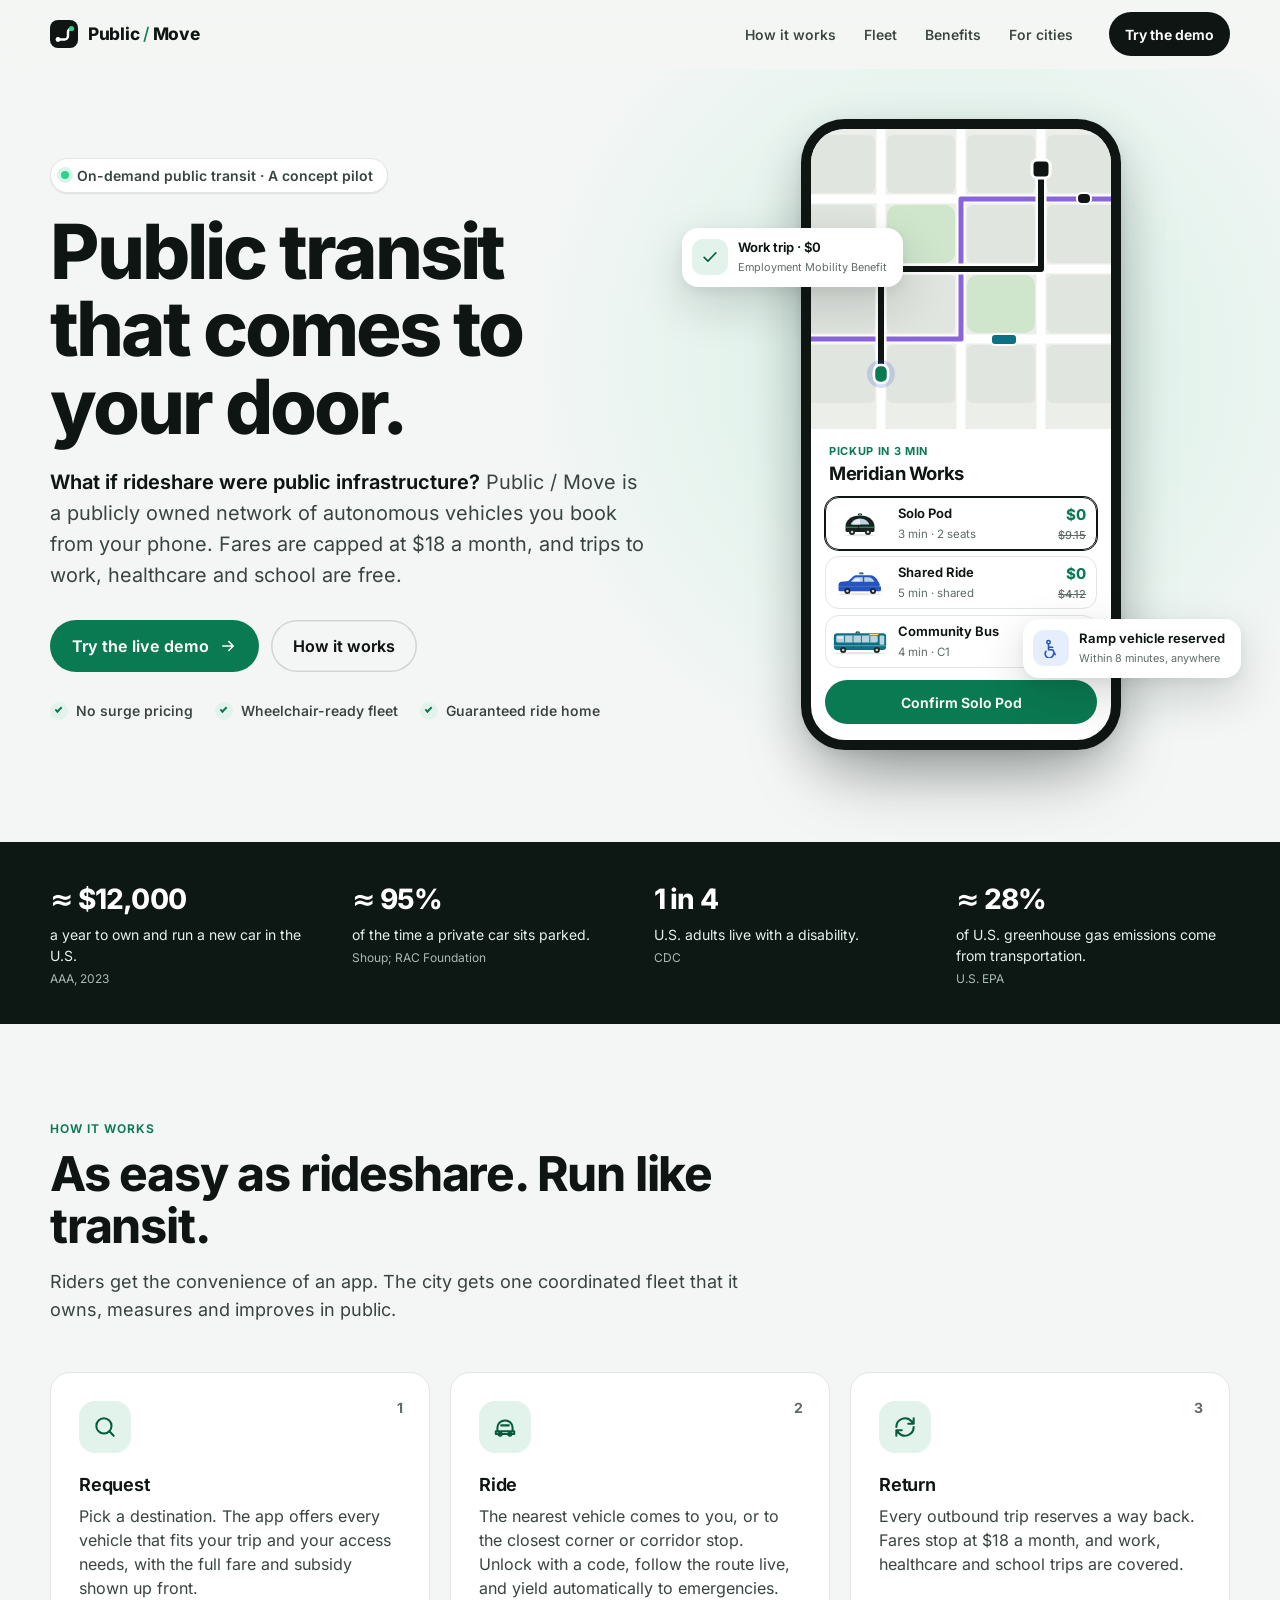
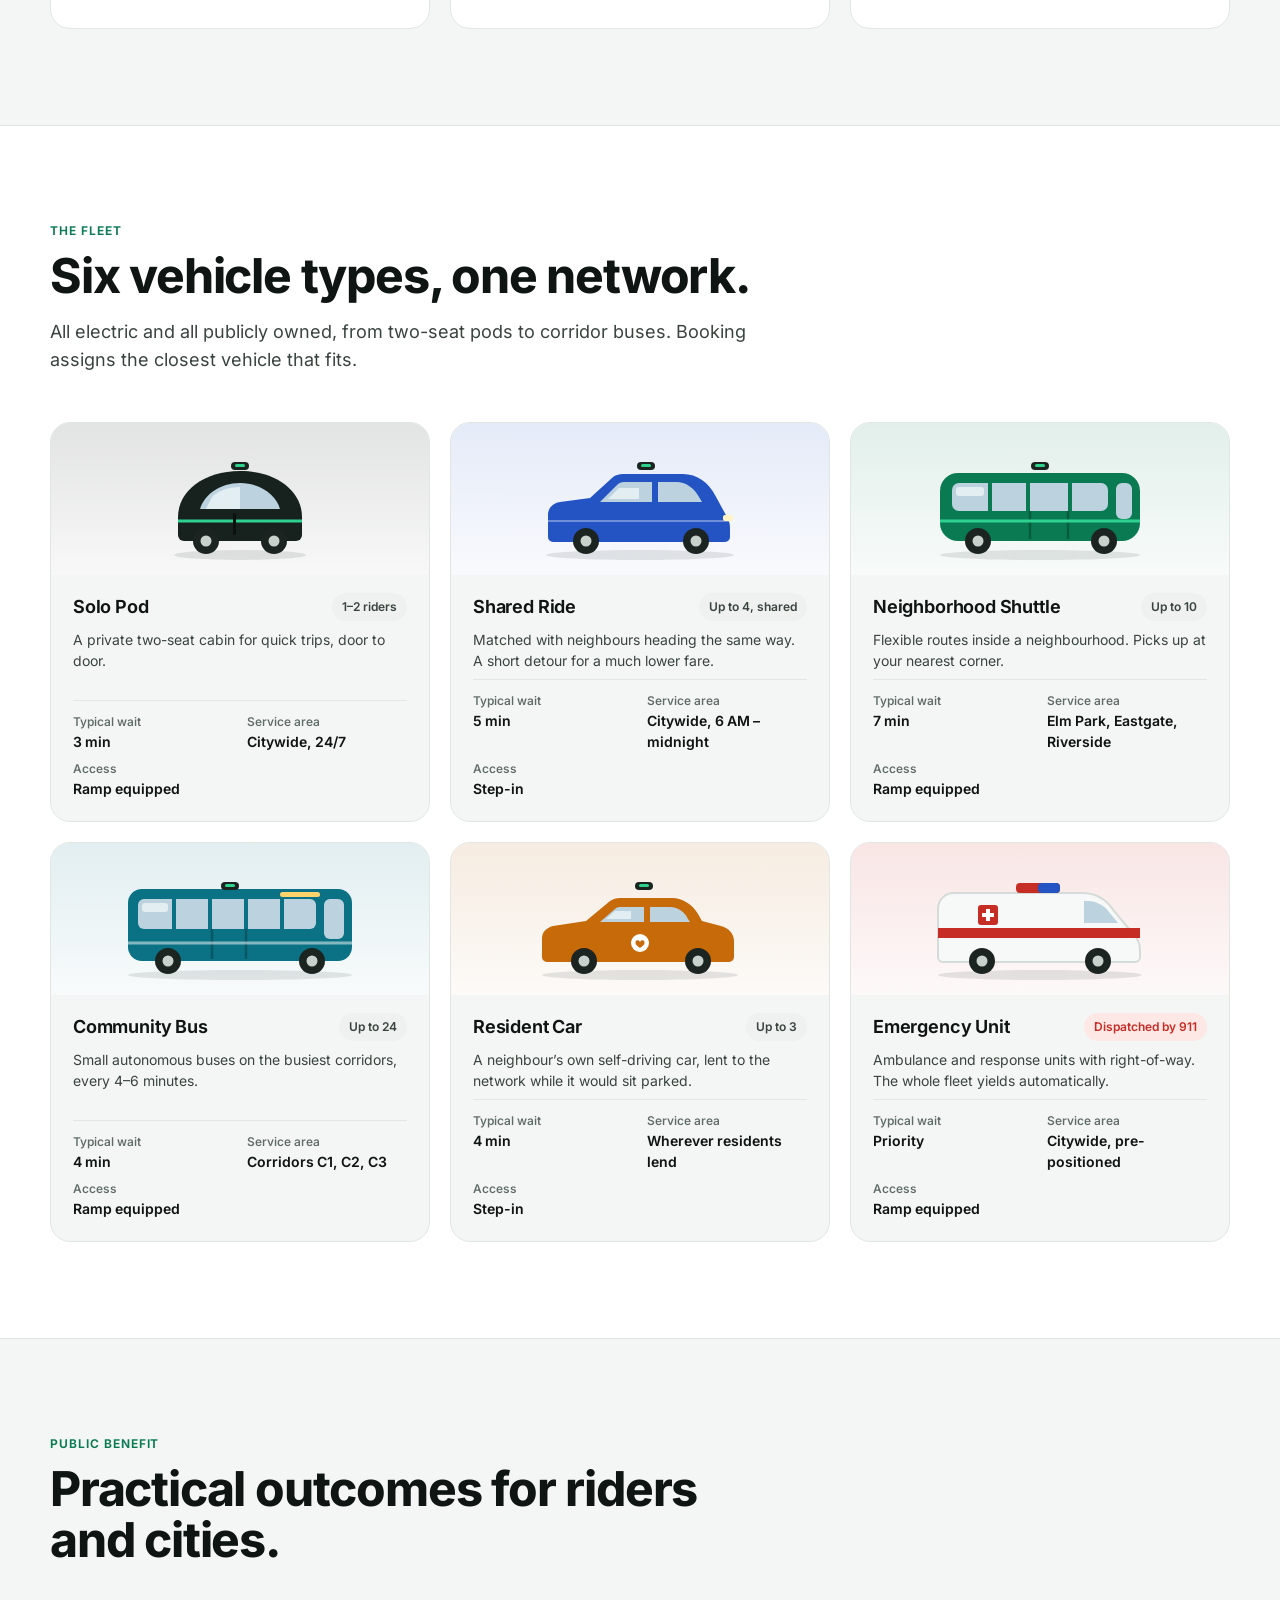
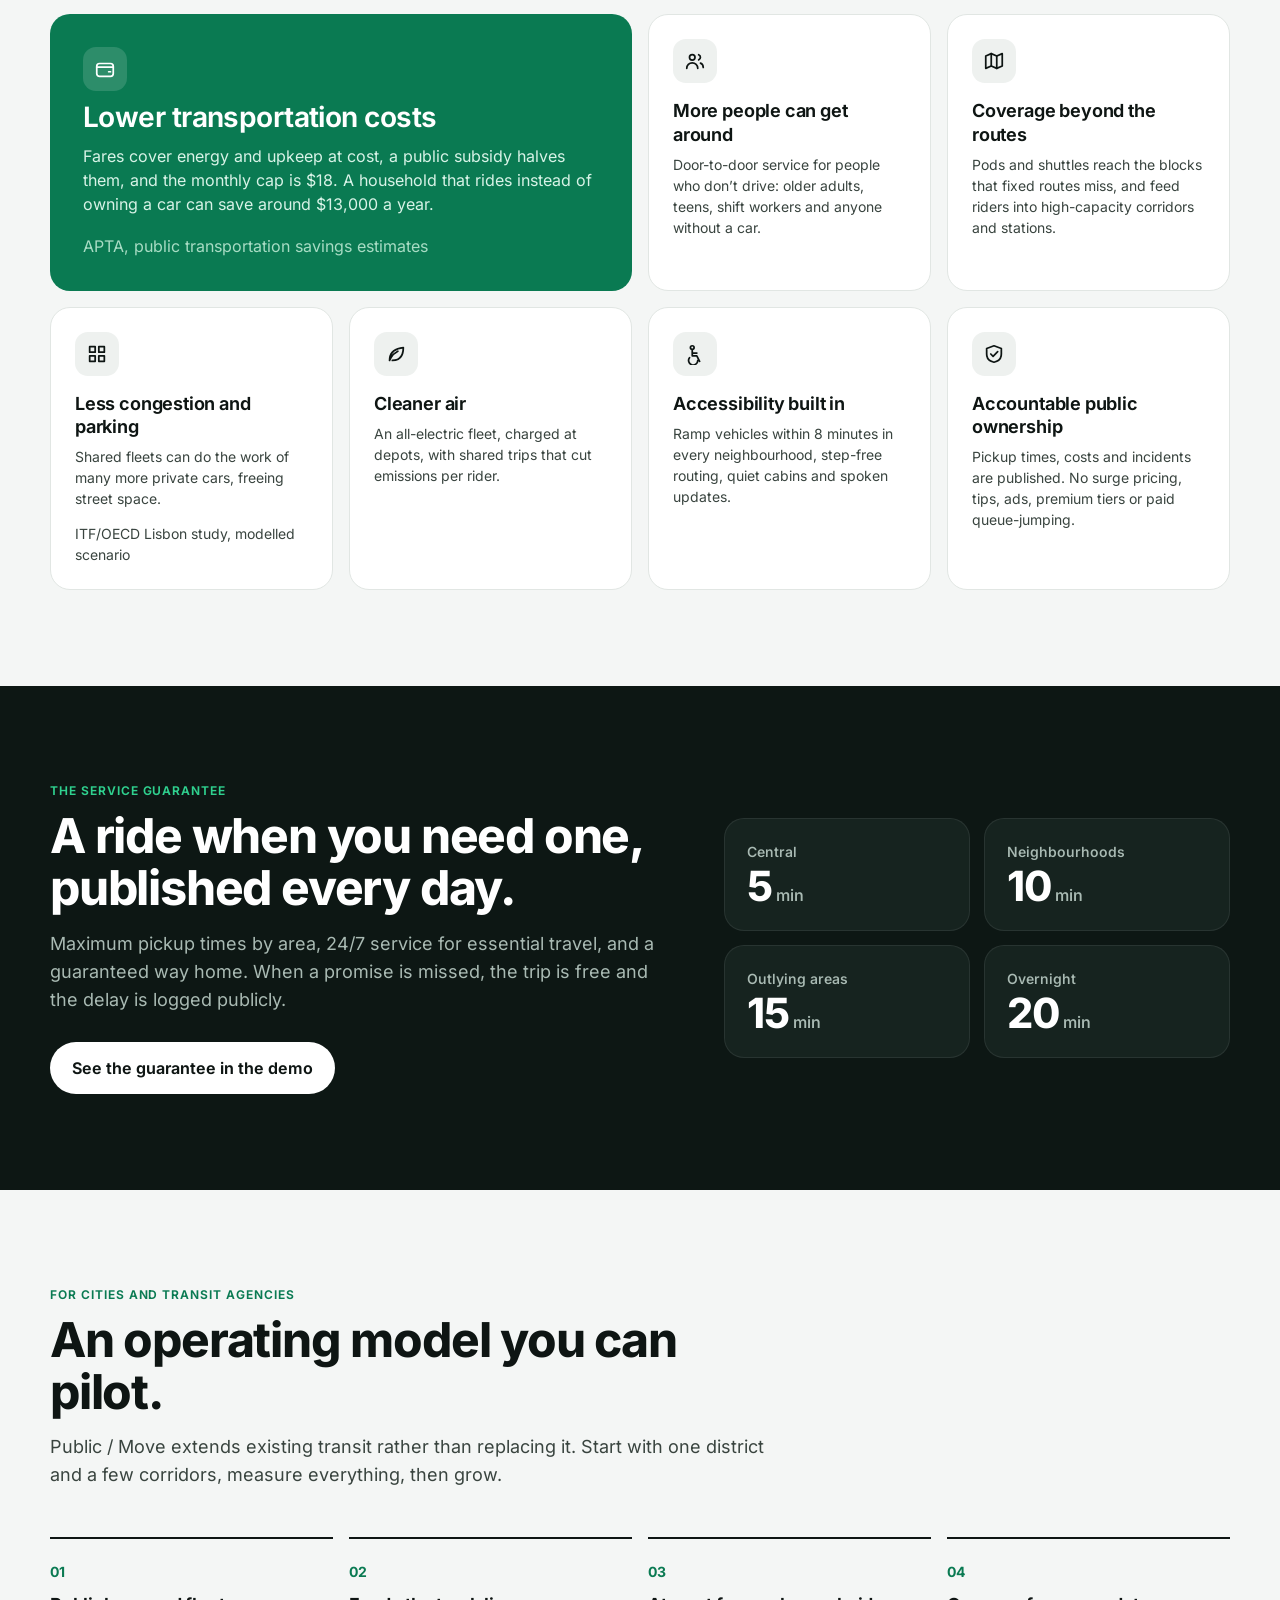
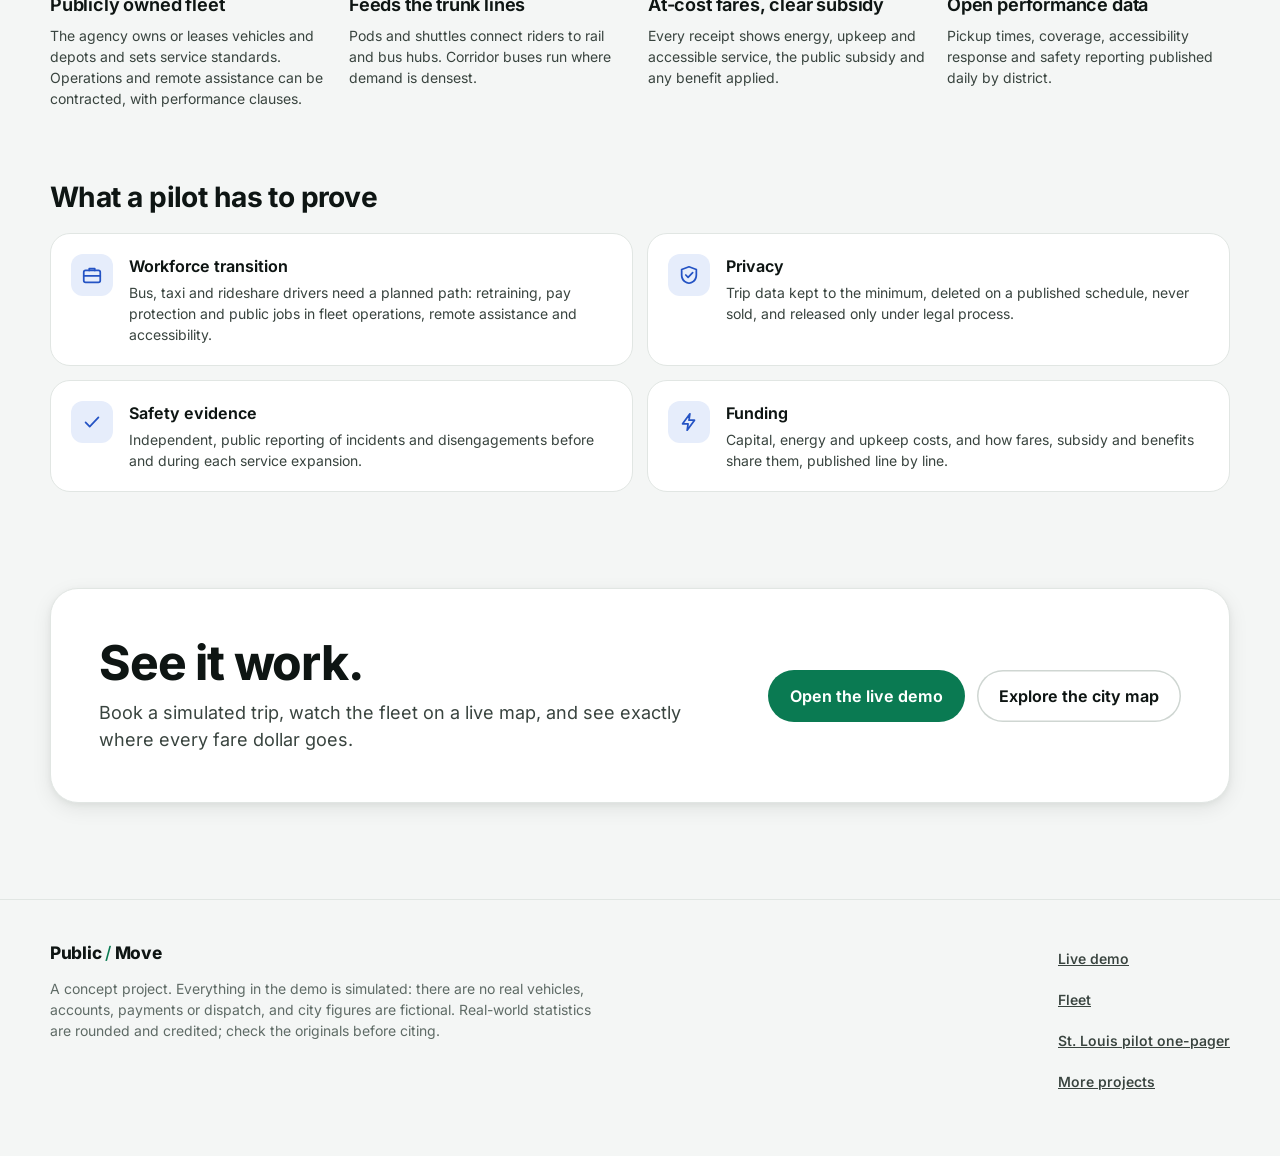
<file: index.html>
<!doctype html>
<html lang="en">
<head>
<meta charset="utf-8">
<meta name="viewport" content="width=device-width, initial-scale=1, viewport-fit=cover">
<meta name="theme-color" content="#f4f6f5">
<title>Public / Move · Public transit that comes to you</title>
<meta name="description" content="What if rideshare were public infrastructure? Public / Move is a concept for a publicly owned network of on-demand autonomous vehicles: book from your phone, fares capped at $18 a month.">
<link rel="canonical" href="https://move.abbydavid.com/">
<meta property="og:type" content="website">
<meta property="og:url" content="https://move.abbydavid.com/">
<meta property="og:title" content="Public / Move · Public transit that comes to you">
<meta property="og:description" content="What if rideshare were public infrastructure? An on-demand, publicly owned autonomous transit concept. Try the live demo.">
<meta property="og:image" content="https://move.abbydavid.com/assets/img/og-image.png">
<meta property="og:image:width" content="1200">
<meta property="og:image:height" content="630">
<meta property="og:image:alt" content="Public / Move: a map of a city with autonomous public vehicles and a booking card.">
<meta name="twitter:card" content="summary_large_image">
<link rel="icon" href="assets/img/favicon.svg" type="image/svg+xml">
<link rel="apple-touch-icon" href="assets/img/apple-touch-icon.png">
<link rel="preload" href="assets/fonts/inter-latin-wght-normal.woff2" as="font" type="font/woff2" crossorigin>
<link rel="stylesheet" href="assets/css/base.css">
<link rel="stylesheet" href="assets/css/landing.css">
</head>
<body>
<a class="skip" href="#main">Skip to content</a>

<header class="nav" id="top">
  <div class="wrap nav-in">
    <a class="logo" href="./" aria-label="Public / Move home">
      <svg viewBox="0 0 28 28" width="28" height="28" aria-hidden="true"><rect width="28" height="28" rx="8" fill="#0e1513"/><path d="M8 19.5h6.5a3.5 3.5 0 003.5-3.5v-4a3.5 3.5 0 013.5-3.5" fill="none" stroke="#fff" stroke-width="2.4" stroke-linecap="round"/><circle cx="8" cy="19.5" r="2.4" fill="#fff"/><circle cx="21.5" cy="8.5" r="2.6" fill="#2fd18f"/></svg>
      <span>Public <i>/</i> Move</span>
    </a>
    <nav class="nav-links" aria-label="Sections">
      <a href="#how">How it works</a><a href="#fleet">Fleet</a><a href="#benefits">Benefits</a><a href="#cities">For cities</a>
    </nav>
    <a class="btn sm" href="app/">Try the demo</a>
  </div>
</header>

<main id="main">
  <!-- hero -->
  <section class="hero">
    <div class="wrap hero-in">
      <div class="hero-copy">
        <p class="pill"><span class="pill-dot" aria-hidden="true"></span>On-demand public transit · A concept pilot</p>
        <h1 class="hero-h">Public transit that comes to your door.</h1>
        <p class="hero-sub"><b>What if rideshare were public infrastructure?</b> Public / Move is a publicly owned network of autonomous vehicles you book from your phone. Fares are capped at $18 a month, and trips to work, healthcare and school are free.</p>
        <div class="hero-cta">
          <a class="btn brand" href="app/">Try the live demo <svg class="ic sm" viewBox="0 0 24 24" aria-hidden="true" fill="none" stroke="currentColor" stroke-width="2" stroke-linecap="round" stroke-linejoin="round"><path d="M5 12h14M13 6l6 6-6 6"/></svg></a>
          <a class="btn ghost" href="#how">How it works</a>
        </div>
        <ul class="hero-trust">
          <li><span class="tick" aria-hidden="true"></span>No surge pricing</li>
          <li><span class="tick" aria-hidden="true"></span>Wheelchair-ready fleet</li>
          <li><span class="tick" aria-hidden="true"></span>Guaranteed ride home</li>
        </ul>
      </div>

      <div class="hero-visual" aria-hidden="true">
        <div class="phone">
          <div class="phone-map">
            <svg viewBox="0 0 320 300" preserveAspectRatio="xMidYMid slice">
              <rect width="320" height="300" fill="#eceeea"/>
              <g fill="#e1e5e0"><rect x="6" y="6" width="68" height="58" rx="6"/><rect x="86" y="6" width="68" height="58" rx="6"/><rect x="166" y="6" width="68" height="58" rx="6"/><rect x="246" y="6" width="68" height="58" rx="6"/>
              <rect x="6" y="76" width="68" height="58" rx="6"/><rect x="166" y="76" width="68" height="58" rx="6"/><rect x="246" y="76" width="68" height="58" rx="6"/>
              <rect x="6" y="146" width="68" height="58" rx="6"/><rect x="86" y="146" width="68" height="58" rx="6"/><rect x="246" y="146" width="68" height="58" rx="6"/>
              <rect x="6" y="216" width="68" height="58" rx="6"/><rect x="86" y="216" width="68" height="58" rx="6"/><rect x="166" y="216" width="68" height="58" rx="6"/><rect x="246" y="216" width="68" height="58" rx="6"/></g>
              <rect x="86" y="76" width="68" height="58" rx="10" fill="#cfe5cc"/><rect x="166" y="146" width="68" height="58" rx="10" fill="#cfe5cc"/>
              <path d="M0 140H320M80 0V300M160 0V300M240 0V300M0 70H320M0 210H320" stroke="#fff" stroke-width="9"/>
              <path d="M0 210H160V70H320" fill="none" stroke="#6d3fd1" stroke-width="5" stroke-linecap="round" stroke-linejoin="round" opacity=".8"/>
              <path d="M80 245V140H240V40" fill="none" stroke="#fff" stroke-width="11" stroke-linecap="round" stroke-linejoin="round"/>
              <path d="M80 245V140H240V40" fill="none" stroke="#0e1513" stroke-width="6" stroke-linecap="round" stroke-linejoin="round"/>
              <path class="route-done" d="M80 245V140H240V40" fill="none" stroke="#0a7a52" stroke-width="6" stroke-linecap="round" stroke-linejoin="round"/>
              <circle cx="80" cy="245" r="14" fill="#2453c4" opacity=".18"/><circle cx="80" cy="245" r="7" fill="#2453c4" stroke="#fff" stroke-width="3"/>
              <rect x="231" y="31" width="18" height="18" rx="5" fill="#0e1513" stroke="#fff" stroke-width="3"/>
              <g class="hero-car"><rect x="-9" y="-7" width="18" height="14" rx="6" fill="#0a7a52" stroke="#fff" stroke-width="2.5"/></g>
              <rect x="20" y="112" width="18" height="11" rx="4" fill="#2453c4" stroke="#fff" stroke-width="2"/>
              <rect x="190" y="205" width="26" height="11" rx="4" fill="#0b7285" stroke="#fff" stroke-width="2"/>
              <rect x="276" y="64" width="14" height="11" rx="5" fill="#0e1513" stroke="#fff" stroke-width="2"/>
            </svg>
          </div>
          <div class="phone-sheet">
            <div class="ps-head"><span class="ps-eyebrow">Pickup in 3 min</span><b>Meridian Works</b></div>
            <div class="ps-opt sel"><span class="ps-art" id="hero-art-pod"></span><span><b>Solo Pod</b><small>3 min · 2 seats</small></span><span class="ps-price">$0<s>$9.15</s></span></div>
            <div class="ps-opt"><span class="ps-art" id="hero-art-shared"></span><span><b>Shared Ride</b><small>5 min · shared</small></span><span class="ps-price">$0<s>$4.12</s></span></div>
            <div class="ps-opt"><span class="ps-art" id="hero-art-bus"></span><span><b>Community Bus</b><small>4 min · C1</small></span><span class="ps-price">$0<s>$1.83</s></span></div>
            <div class="ps-btn">Confirm Solo Pod</div>
          </div>
        </div>
        <div class="float-card fc-1"><span class="fc-ic fc-green" data-ic="check"></span><span><b>Work trip · $0</b><small>Employment Mobility Benefit</small></span></div>
        <div class="float-card fc-2"><span class="fc-ic fc-blue" data-ic="ramp"></span><span><b>Ramp vehicle reserved</b><small>Within 8 minutes, anywhere</small></span></div>
      </div>
    </div>
  </section>

  <!-- evidence band -->
  <section class="band" aria-labelledby="band-h">
    <h2 class="sr" id="band-h">The problem in numbers</h2>
    <div class="wrap band-in">
      <div class="band-item"><strong>≈ $12,000</strong><span>a year to own and run a new car in the U.S.</span><small>AAA, 2023</small></div>
      <div class="band-item"><strong>≈ 95%</strong><span>of the time a private car sits parked.</span><small>Shoup; RAC Foundation</small></div>
      <div class="band-item"><strong>1 in 4</strong><span>U.S. adults live with a disability.</span><small>CDC</small></div>
      <div class="band-item"><strong>≈ 28%</strong><span>of U.S. greenhouse gas emissions come from transportation.</span><small>U.S. EPA</small></div>
    </div>
  </section>

  <!-- how it works -->
  <section class="section" id="how" aria-labelledby="how-h">
    <div class="wrap">
      <div class="section-head">
        <p class="eyebrow">How it works</p>
        <h2 class="h1" id="how-h">As easy as rideshare. Run like transit.</h2>
        <p class="lead">Riders get the convenience of an app. The city gets one coordinated fleet that it owns, measures and improves in public.</p>
      </div>
      <ol class="steps">
        <li class="step"><span class="step-n">1</span><div class="step-ic" data-ic="search"></div><h3 class="h3">Request</h3><p>Pick a destination. The app offers every vehicle that fits your trip and your access needs, with the full fare and subsidy shown up front.</p></li>
        <li class="step"><span class="step-n">2</span><div class="step-ic" data-ic="pod"></div><h3 class="h3">Ride</h3><p>The nearest vehicle comes to you, or to the closest corner or corridor stop. Unlock with a code, follow the route live, and yield automatically to emergencies.</p></li>
        <li class="step"><span class="step-n">3</span><div class="step-ic" data-ic="ret"></div><h3 class="h3">Return</h3><p>Every outbound trip reserves a way back. Fares stop at $18 a month, and work, healthcare and school trips are covered.</p></li>
      </ol>
    </div>
  </section>

  <!-- fleet -->
  <section class="section alt" id="fleet" aria-labelledby="fleet-h">
    <div class="wrap">
      <div class="section-head">
        <p class="eyebrow">The fleet</p>
        <h2 class="h1" id="fleet-h">Six vehicle types, one network.</h2>
        <p class="lead">All electric and all publicly owned, from two-seat pods to corridor buses. Booking assigns the closest vehicle that fits.</p>
      </div>
      <div class="fleet-grid" id="fleet-grid"></div>
    </div>
  </section>

  <!-- benefits -->
  <section class="section" id="benefits" aria-labelledby="ben-h">
    <div class="wrap">
      <div class="section-head">
        <p class="eyebrow">Public benefit</p>
        <h2 class="h1" id="ben-h">Practical outcomes for riders and cities.</h2>
      </div>
      <div class="benefits">
        <article class="benefit big-tile">
          <div class="b-ic" data-ic="wallet"></div>
          <h3 class="h3">Lower transportation costs</h3>
          <p>Fares cover energy and upkeep at cost, a public subsidy halves them, and the monthly cap is $18. A household that rides instead of owning a car can save around $13,000 a year.</p>
          <p class="src">APTA, public transportation savings estimates</p>
        </article>
        <article class="benefit"><div class="b-ic" data-ic="users"></div><h3 class="h3">More people can get around</h3><p>Door-to-door service for people who don’t drive: older adults, teens, shift workers and anyone without a car.</p></article>
        <article class="benefit"><div class="b-ic" data-ic="map"></div><h3 class="h3">Coverage beyond the routes</h3><p>Pods and shuttles reach the blocks that fixed routes miss, and feed riders into high-capacity corridors and stations.</p></article>
        <article class="benefit"><div class="b-ic" data-ic="grid"></div><h3 class="h3">Less congestion and parking</h3><p>Shared fleets can do the work of many more private cars, freeing street space.</p><p class="src">ITF/OECD Lisbon study, modelled scenario</p></article>
        <article class="benefit"><div class="b-ic" data-ic="leaf"></div><h3 class="h3">Cleaner air</h3><p>An all-electric fleet, charged at depots, with shared trips that cut emissions per rider.</p></article>
        <article class="benefit"><div class="b-ic" data-ic="ramp"></div><h3 class="h3">Accessibility built in</h3><p>Ramp vehicles within 8 minutes in every neighbourhood, step-free routing, quiet cabins and spoken updates.</p></article>
        <article class="benefit"><div class="b-ic" data-ic="shield"></div><h3 class="h3">Accountable public ownership</h3><p>Pickup times, costs and incidents are published. No surge pricing, tips, ads, premium tiers or paid queue-jumping.</p></article>
      </div>
    </div>
  </section>

  <!-- guarantee -->
  <section class="section night" aria-labelledby="g-h">
    <div class="wrap g-in">
      <div>
        <p class="eyebrow on-night">The service guarantee</p>
        <h2 class="h1" id="g-h">A ride when you need one, published every day.</h2>
        <p class="lead">Maximum pickup times by area, 24/7 service for essential travel, and a guaranteed way home. When a promise is missed, the trip is free and the delay is logged publicly.</p>
        <a class="btn on-night" href="app/#impact">See the guarantee in the demo</a>
      </div>
      <dl class="g-grid">
        <div><dt>Central</dt><dd>5<span> min</span></dd></div>
        <div><dt>Neighbourhoods</dt><dd>10<span> min</span></dd></div>
        <div><dt>Outlying areas</dt><dd>15<span> min</span></dd></div>
        <div><dt>Overnight</dt><dd>20<span> min</span></dd></div>
      </dl>
    </div>
  </section>

  <!-- for cities -->
  <section class="section" id="cities" aria-labelledby="c-h">
    <div class="wrap">
      <div class="section-head">
        <p class="eyebrow">For cities and transit agencies</p>
        <h2 class="h1" id="c-h">An operating model you can pilot.</h2>
        <p class="lead">Public / Move extends existing transit rather than replacing it. Start with one district and a few corridors, measure everything, then grow.</p>
      </div>
      <div class="ops">
        <div class="op"><span class="op-n">01</span><h3 class="h3">Publicly owned fleet</h3><p>The agency owns or leases vehicles and depots and sets service standards. Operations and remote assistance can be contracted, with performance clauses.</p></div>
        <div class="op"><span class="op-n">02</span><h3 class="h3">Feeds the trunk lines</h3><p>Pods and shuttles connect riders to rail and bus hubs. Corridor buses run where demand is densest.</p></div>
        <div class="op"><span class="op-n">03</span><h3 class="h3">At-cost fares, clear subsidy</h3><p>Every receipt shows energy, upkeep and accessible service, the public subsidy and any benefit applied.</p></div>
        <div class="op"><span class="op-n">04</span><h3 class="h3">Open performance data</h3><p>Pickup times, coverage, accessibility response and safety reporting published daily by district.</p></div>
      </div>
      <h3 class="h2 q-title">What a pilot has to prove</h3>
      <div class="questions" id="questions"></div>
    </div>
  </section>

  <!-- final cta -->
  <section class="cta">
    <div class="wrap cta-in">
      <div>
        <h2 class="h1">See it work.</h2>
        <p class="lead">Book a simulated trip, watch the fleet on a live map, and see exactly where every fare dollar goes.</p>
      </div>
      <div class="cta-btns">
        <a class="btn brand" href="app/">Open the live demo</a>
        <a class="btn ghost" href="app/#live">Explore the city map</a>
      </div>
    </div>
  </section>
</main>

<footer class="footer">
  <div class="wrap foot-in">
    <div>
      <a class="logo" href="#top"><span>Public <i>/</i> Move</span></a>
      <p class="fine">A concept project. Everything in the demo is simulated: there are no real vehicles, accounts, payments or dispatch, and city figures are fictional. Real-world statistics are rounded and credited; check the originals before citing.</p>
    </div>
    <ul class="foot-links">
      <li><a href="app/">Live demo</a></li>
      <li><a href="app/#fleet">Fleet</a></li>
      <li><a href="pitch/public-move-stl-infographic.html">St. Louis pilot one-pager</a></li>
      <li><a href="https://abbydavid.com/projects/">More projects</a></li>
    </ul>
  </div>
</footer>
<script type="module" src="src/landing.js"></script>
</body>
</html>
</file>
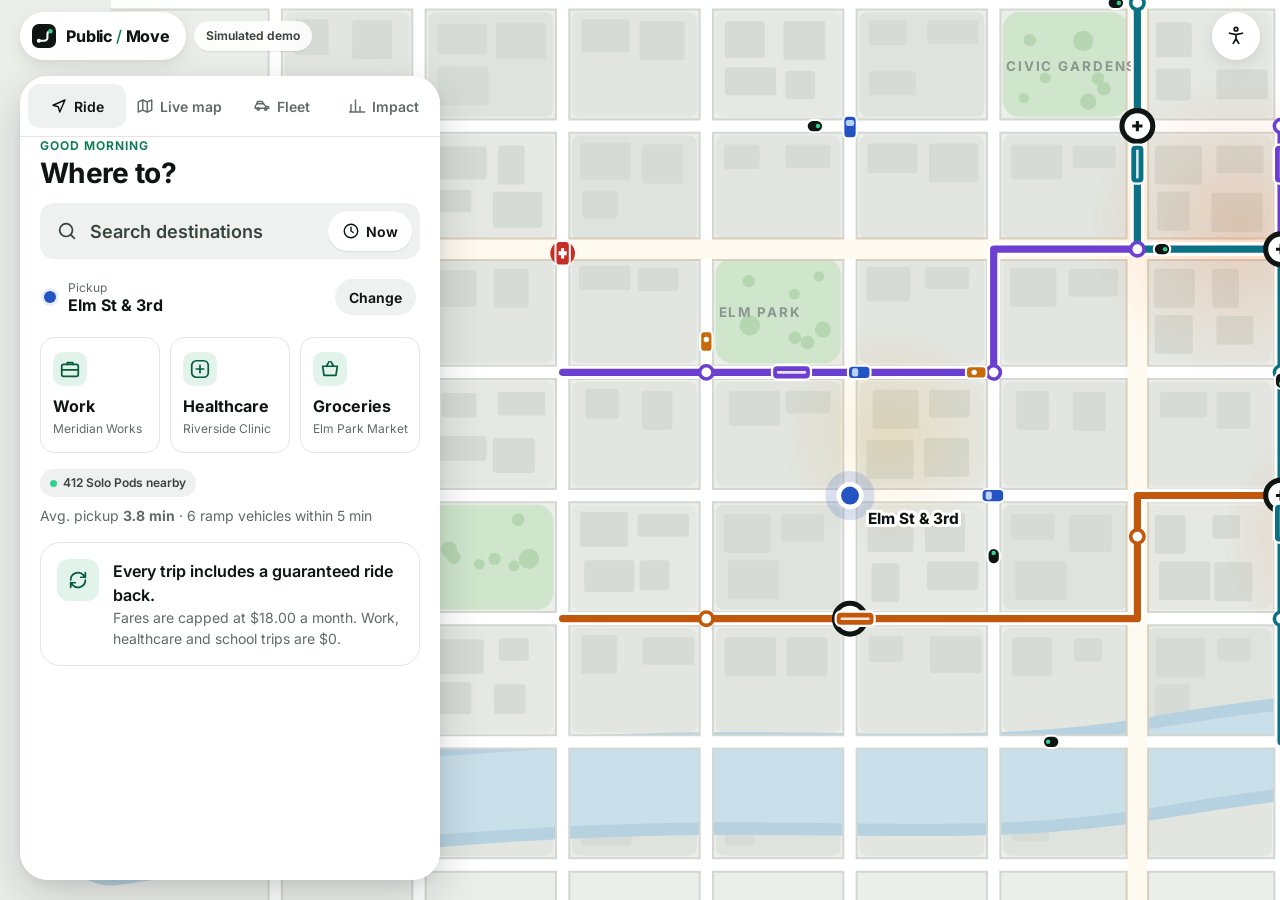
<file: app/index.html>
<!doctype html>
<html lang="en">
<head>
<meta charset="utf-8">
<meta name="viewport" content="width=device-width, initial-scale=1, viewport-fit=cover">
<meta name="theme-color" content="#f4f6f5">
<title>Ride · Public / Move</title>
<meta name="description" content="Book a simulated trip on Public / Move, a publicly owned on-demand autonomous transit network. Live map, fleet, fares and subsidies.">
<link rel="canonical" href="https://move.abbydavid.com/app/">
<meta property="og:type" content="website">
<meta property="og:title" content="Ride · Public / Move">
<meta property="og:description" content="Public transit that comes to you. Try the live demo.">
<meta property="og:image" content="https://move.abbydavid.com/assets/img/og-image.png">
<meta property="og:image:width" content="1200">
<meta property="og:image:height" content="630">
<meta property="og:image:alt" content="Public / Move: a map of a city with autonomous public vehicles and a booking card.">
<meta name="twitter:card" content="summary_large_image">
<link rel="icon" href="../assets/img/favicon.svg" type="image/svg+xml">
<link rel="apple-touch-icon" href="../assets/img/apple-touch-icon.png">
<link rel="preload" href="../assets/fonts/inter-latin-wght-normal.woff2" as="font" type="font/woff2" crossorigin>
<link rel="stylesheet" href="../assets/css/base.css">
<link rel="stylesheet" href="../assets/css/app.css">
</head>
<body>
<a class="skip" href="#sheet">Skip to content</a>
<div class="app" id="app" data-mode="map" data-screen="ride" data-step="home" data-phase="idle">
  <div class="map" id="map" aria-hidden="true">
    <svg id="mapsvg" xmlns="http://www.w3.org/2000/svg" viewBox="0 0 1000 800" preserveAspectRatio="xMidYMid slice"></svg>
  </div>

  <header class="topbar">
    <a class="logo" href="../" aria-label="Public / Move home">
      <svg viewBox="0 0 28 28" width="24" height="24" aria-hidden="true"><rect width="28" height="28" rx="8" fill="#0e1513"/><path d="M8 19.5h6.5a3.5 3.5 0 003.5-3.5v-4a3.5 3.5 0 013.5-3.5" fill="none" stroke="#fff" stroke-width="2.4" stroke-linecap="round"/><circle cx="8" cy="19.5" r="2.4" fill="#fff"/><circle cx="21.5" cy="8.5" r="2.6" fill="#2fd18f"/></svg>
      <span class="logo-name">Public <i>/</i> Move</span>
    </a>
    <span class="sim-badge" title="Everything in this demo is simulated">Simulated demo</span>
    <button class="icon-btn" id="gearBtn" data-act="open-access" aria-label="Accessibility settings" aria-pressed="false">
      <svg class="ic" viewBox="0 0 24 24" aria-hidden="true" fill="none" stroke="currentColor" stroke-width="1.9" stroke-linecap="round" stroke-linejoin="round"><circle cx="12" cy="4.5" r="2"/><path d="M5 9l7 1.5L19 9M12 10.5V15l-3 5M12 15l3 5"/></svg>
    </button>
  </header>

  <div class="notice" id="notice" role="status" aria-live="polite"></div>

  <div class="panel">
    <nav class="tabs" id="tabs" aria-label="Primary"></nav>
    <main class="sheet" id="sheet" tabindex="-1"></main>
  </div>

  <div class="toast" id="toast" role="status" aria-live="polite"></div>
  <div class="sr" id="live" aria-live="polite"></div>
</div>
<noscript><p class="noscript">This demo needs JavaScript. <a href="../">Read about Public / Move</a>.</p></noscript>
<script type="module" src="../src/main.js"></script>
</body>
</html>
</file>
<file: assets/css/base.css>
/* Public / Move design system: tokens, type, shared components.
   Used by the landing page (/) and the ride app (/app/). */

@font-face {
  font-family: "Inter";
  src: url("../fonts/inter-latin-wght-normal.woff2") format("woff2");
  font-weight: 100 900;
  font-style: normal;
  font-display: swap;
}

:root {
  /* color */
  --bg: #f4f6f5;
  --surface: #ffffff;
  --surface-2: #eef1ef;
  --ink: #0e1513;
  --ink-2: #39443f;
  --mute: #5f6b66;          /* 5.3:1 on white */
  --line: #e1e6e3;
  --line-2: #cfd6d2;

  --brand: #0a7a52;         /* civic green, 5.2:1 on white */
  --brand-ink: #075c3e;
  --brand-soft: #e2f3eb;
  --brand-bright: #2fd18f;

  --blue: #2453c4;
  --blue-soft: #e6edfb;
  --amber: #9a5800;         /* text-safe amber */
  --amber-fill: #e8930c;
  --amber-soft: #fdf1dc;
  --red: #c62d25;
  --red-soft: #fde8e6;
  --violet: #6d3fd1;
  --teal: #0b7285;

  --night: #0d1714;         /* dark cards / hero panels */
  --night-2: #16231f;
  --on-night: #e9f1ed;
  --on-night-mute: #a9bab3;

  /* type */
  --font: "Inter", ui-sans-serif, system-ui, -apple-system, "Segoe UI", Roboto, sans-serif;
  --fs-xs: .75rem;
  --fs-sm: .875rem;
  --fs-md: 1rem;
  --fs-lg: 1.125rem;
  --fs-xl: 1.375rem;
  --fs-2xl: 1.75rem;
  --fs-3xl: clamp(2rem, 1.4rem + 2.4vw, 3rem);
  --fs-hero: clamp(2.5rem, 1.5rem + 4.4vw, 4.75rem);

  /* shape */
  --r-sm: 10px;
  --r-md: 14px;
  --r-lg: 20px;
  --r-xl: 28px;
  --r-pill: 999px;
  --shadow-1: 0 1px 2px rgba(14, 21, 19, .06), 0 1px 1px rgba(14, 21, 19, .04);
  --shadow-2: 0 6px 20px rgba(14, 21, 19, .08), 0 2px 6px rgba(14, 21, 19, .05);
  --shadow-3: 0 18px 48px rgba(14, 21, 19, .16), 0 4px 12px rgba(14, 21, 19, .06);

  /* motion */
  --ease: cubic-bezier(.2, .8, .2, 1);
  --ease-out: cubic-bezier(.16, 1, .3, 1);
  --dur: .28s;

  color-scheme: light;
}

*, *::before, *::after { box-sizing: border-box; }
html { -webkit-text-size-adjust: 100%; text-size-adjust: 100%; }
body {
  margin: 0;
  font-family: var(--font);
  font-size: var(--fs-md);
  line-height: 1.5;
  color: var(--ink);
  background: var(--bg);
  -webkit-font-smoothing: antialiased;
  font-feature-settings: "cv11", "ss01";
}
h1, h2, h3, h4, p, ul, ol, figure { margin: 0; }
ul, ol { padding: 0; list-style: none; }
img, svg { display: block; max-width: 100%; }
a { color: inherit; }
button { font: inherit; color: inherit; background: none; border: 0; padding: 0; cursor: pointer; text-align: left; -webkit-tap-highlight-color: transparent; }
button:disabled { cursor: not-allowed; }
input { font: inherit; color: inherit; }
[hidden] { display: none !important; }

:focus-visible { outline: 3px solid var(--blue); outline-offset: 2px; border-radius: 8px; }

.sr { position: absolute !important; width: 1px; height: 1px; overflow: hidden; clip: rect(0 0 0 0); clip-path: inset(50%); white-space: nowrap; }
.skip { position: absolute; left: 12px; top: -80px; z-index: 100; background: var(--ink); color: #fff; padding: 12px 16px; border-radius: var(--r-sm); text-decoration: none; font-weight: 600; }
.skip:focus { top: 12px; }

.num { font-variant-numeric: tabular-nums; }

/* ---------- type ---------- */
.eyebrow { font-size: var(--fs-xs); font-weight: 650; letter-spacing: .08em; text-transform: uppercase; color: var(--brand); }
.h1 { font-size: var(--fs-3xl); line-height: 1.08; letter-spacing: -.025em; font-weight: 750; }
.h2 { font-size: var(--fs-2xl); line-height: 1.15; letter-spacing: -.02em; font-weight: 720; }
.h3 { font-size: var(--fs-lg); line-height: 1.3; letter-spacing: -.01em; font-weight: 650; }
.lead { font-size: var(--fs-lg); line-height: 1.55; color: var(--ink-2); }
.meta { font-size: var(--fs-sm); color: var(--mute); }
.fine { font-size: var(--fs-sm); color: var(--mute); line-height: 1.5; }
.src { display: block; margin-top: 4px; font-size: var(--fs-xs); color: var(--mute); }

/* ---------- icons ---------- */
.ic { width: 22px; height: 22px; flex: none; }
.ic.sm { width: 18px; height: 18px; }
.ic.lg { width: 28px; height: 28px; }

/* ---------- buttons ---------- */
.btn {
  display: inline-flex; align-items: center; justify-content: center; gap: 10px;
  min-height: 52px; padding: 0 22px;
  border-radius: var(--r-pill);
  background: var(--ink); color: #fff;
  font-weight: 650; font-size: var(--fs-md); text-decoration: none; text-align: center;
  transition: transform .15s var(--ease), background .2s, box-shadow .2s;
}
.btn:hover { background: #24302c; }
.btn:active { transform: scale(.98); }
.btn:disabled { background: var(--line-2); color: var(--mute); }
.btn.block { display: flex; width: 100%; }
.btn.brand { background: var(--brand); }
.btn.brand:hover { background: var(--brand-ink); }
.btn.light { background: #fff; color: var(--ink); box-shadow: var(--shadow-1); }
.btn.light:hover { background: var(--surface-2); }
.btn.ghost { background: transparent; color: var(--ink); box-shadow: inset 0 0 0 1.5px var(--line-2); }
.btn.ghost:hover { background: var(--surface-2); }
.btn.on-night { background: #fff; color: var(--ink); }
.btn.ghost-night { background: transparent; color: var(--on-night); box-shadow: inset 0 0 0 1.5px rgba(255,255,255,.28); }
.btn.ghost-night:hover { background: rgba(255,255,255,.08); }
.btn.sm { min-height: 44px; padding: 0 16px; font-size: var(--fs-sm); }

.link-btn { display: inline-flex; align-items: center; justify-content: center; gap: 6px; min-height: 44px; padding: 0 8px; color: var(--ink-2); font-weight: 600; font-size: var(--fs-sm); text-decoration: underline; text-underline-offset: 3px; text-decoration-color: var(--line-2); }
.link-btn:hover { text-decoration-color: currentColor; }

/* ---------- chips & badges ---------- */
.chip { display: inline-flex; align-items: center; gap: 6px; min-height: 28px; padding: 0 10px; border-radius: var(--r-pill); background: var(--surface-2); color: var(--ink-2); font-size: var(--fs-xs); font-weight: 600; white-space: nowrap; }
.chip .ic { width: 14px; height: 14px; }
.chip.good { background: var(--brand-soft); color: var(--brand-ink); }
.chip.info { background: var(--blue-soft); color: var(--blue); }
.chip.warn { background: var(--amber-soft); color: var(--amber); }
.chip.alert { background: var(--red-soft); color: var(--red); }
.chip.live::before { content: ""; width: 7px; height: 7px; border-radius: 50%; background: var(--brand-bright); box-shadow: 0 0 0 0 rgba(47,209,143,.6); animation: live 1.8s infinite; }
@keyframes live { 0% { box-shadow: 0 0 0 0 rgba(47,209,143,.55); } 70% { box-shadow: 0 0 0 7px rgba(47,209,143,0); } 100% { box-shadow: 0 0 0 0 rgba(47,209,143,0); } }

/* ---------- cards ---------- */
.card { background: var(--surface); border-radius: var(--r-lg); box-shadow: var(--shadow-1); border: 1px solid var(--line); padding: 20px; }
.card.night { background: var(--night); color: var(--on-night); border-color: transparent; }
.card.night .fine, .card.night .meta { color: var(--on-night-mute); }
.card.brand { background: var(--brand); color: #fff; border-color: transparent; }
.card.brand .fine, .card.brand .meta { color: #cdeee0; }

/* ---------- vehicle illustrations ---------- */
.vill { width: 100%; height: auto; }

@media (prefers-reduced-motion: reduce) {
  *, *::before, *::after { animation-duration: .001ms !important; animation-iteration-count: 1 !important; transition-duration: .001ms !important; scroll-behavior: auto !important; }
}
</file>
<file: assets/css/landing.css>
/* Public / Move landing page. */

html { scroll-behavior: smooth; scroll-padding-top: 80px; }
.wrap { width: min(1180px, 100% - 40px); margin: 0 auto; }

/* nav */
.nav { position: sticky; top: 0; z-index: 20; background: rgba(244, 246, 245, .82); backdrop-filter: saturate(1.4) blur(14px); -webkit-backdrop-filter: saturate(1.4) blur(14px); border-bottom: 1px solid transparent; transition: border-color .2s; }
.nav-in { display: flex; align-items: center; gap: 24px; height: 68px; }
.logo { display: inline-flex; align-items: center; gap: 10px; font-weight: 760; font-size: 1.08rem; letter-spacing: -.015em; text-decoration: none; }
.logo i { font-style: normal; font-weight: 500; color: var(--brand); }
.nav-links { display: flex; gap: 4px; margin-left: auto; }
.nav-links a { padding: 10px 12px; border-radius: var(--r-sm); text-decoration: none; font-size: var(--fs-sm); font-weight: 560; color: var(--ink-2); }
.nav-links a:hover { background: var(--surface-2); color: var(--ink); }
@media (max-width: 820px) { .nav-links { display: none; } .nav .btn { margin-left: auto; } }

/* hero */
.hero { position: relative; overflow: hidden; padding: 40px 0 72px; }
.hero::before { content: ""; position: absolute; inset: -20% -10% auto auto; width: 70vw; height: 70vw; max-width: 900px; max-height: 900px; border-radius: 50%; background: radial-gradient(closest-side, rgba(47, 209, 143, .16), rgba(47, 209, 143, 0)); pointer-events: none; }
.hero-in { position: relative; display: grid; grid-template-columns: 1.05fr .95fr; gap: 48px; align-items: center; }
.pill { display: inline-flex; align-items: center; gap: 8px; padding: 6px 14px 6px 10px; border-radius: var(--r-pill); background: var(--surface); box-shadow: var(--shadow-1); border: 1px solid var(--line); font-size: var(--fs-sm); font-weight: 600; color: var(--ink-2); }
.pill-dot { width: 8px; height: 8px; border-radius: 50%; background: var(--brand-bright); box-shadow: 0 0 0 4px rgba(47, 209, 143, .2); }
.hero-h { margin-top: 20px; font-size: var(--fs-hero); line-height: 1.02; letter-spacing: -.04em; font-weight: 780; max-width: 12ch; }
.hero-sub { margin-top: 22px; font-size: clamp(1.06rem, 1rem + .3vw, 1.25rem); line-height: 1.55; color: var(--ink-2); max-width: 36em; }
.hero-sub b { color: var(--ink); font-weight: 650; }
.hero-cta { display: flex; flex-wrap: wrap; gap: 12px; margin-top: 30px; }
.hero-trust { display: flex; flex-wrap: wrap; gap: 10px 22px; margin-top: 28px; font-size: var(--fs-sm); font-weight: 560; color: var(--ink-2); }
.hero-trust li { display: inline-flex; align-items: center; gap: 8px; }
.tick { width: 18px; height: 18px; border-radius: 50%; background: var(--brand-soft); position: relative; }
.tick::after { content: ""; position: absolute; left: 5px; top: 5px; width: 7px; height: 4px; border: solid var(--brand); border-width: 0 0 2px 2px; transform: rotate(-45deg); }

.hero-visual { position: relative; display: flex; justify-content: center; padding: 10px 0 20px; }
.phone { width: 320px; border-radius: 44px; background: #0e1513; padding: 10px; box-shadow: var(--shadow-3), 0 40px 80px -30px rgba(14, 21, 19, .4); position: relative; z-index: 1; }
.phone-map { height: 300px; border-radius: 34px 34px 0 0; overflow: hidden; background: #eceeea; }
.phone-map svg { width: 100%; height: 100%; }
.route-done { stroke-dasharray: 470; stroke-dashoffset: 470; animation: draw 6s var(--ease) infinite; }
@keyframes draw { 0% { stroke-dashoffset: 470; } 70%, 100% { stroke-dashoffset: 0; } }
.hero-car { offset-path: path("M80 245V140H240V40"); offset-rotate: auto; animation: drive 6s var(--ease) infinite; }
@keyframes drive { 0% { offset-distance: 0%; } 70%, 100% { offset-distance: 100%; } }
.phone-sheet { background: #fff; border-radius: 0 0 34px 34px; padding: 14px 14px 16px; }
.ps-head { display: flex; flex-direction: column; margin: 0 4px 10px; }
.ps-eyebrow { font-size: 11px; font-weight: 700; color: var(--brand); text-transform: uppercase; letter-spacing: .06em; }
.ps-head b { font-size: 1.15rem; letter-spacing: -.02em; }
.ps-opt { display: grid; grid-template-columns: 56px 1fr auto; gap: 10px; align-items: center; padding: 6px 10px 6px 6px; border-radius: 14px; border: 1.5px solid var(--line); margin-top: 6px; font-size: 13px; }
.ps-opt.sel { border-color: var(--ink); box-shadow: 0 0 0 1px var(--ink); }
.ps-opt b { display: block; font-weight: 650; }
.ps-opt small { color: var(--mute); font-size: 11.5px; }
.ps-price { text-align: right; font-weight: 750; color: var(--brand); font-size: 15px; display: flex; flex-direction: column; }
.ps-price s { font-size: 11px; color: var(--mute); font-weight: 500; }
.ps-btn { margin-top: 12px; height: 44px; border-radius: var(--r-pill); background: var(--brand); color: #fff; display: grid; place-items: center; font-weight: 650; font-size: 14px; }
.float-card { position: absolute; z-index: 2; display: flex; align-items: center; gap: 10px; padding: 10px 16px 10px 10px; border-radius: 16px; background: #fff; box-shadow: var(--shadow-3); font-size: 13px; animation: bob 6s ease-in-out infinite; }
.float-card b { display: block; font-weight: 650; }
.float-card small { color: var(--mute); }
.fc-ic { width: 36px; height: 36px; border-radius: 11px; display: grid; place-items: center; }
.fc-ic .ic { width: 20px; height: 20px; }
.fc-green { background: var(--brand-soft); color: var(--brand-ink); }
.fc-blue { background: var(--blue-soft); color: var(--blue); }
.fc-1 { top: 18%; left: -2%; }
.fc-2 { bottom: 14%; right: -2%; animation-delay: -3s; }
@keyframes bob { 0%, 100% { transform: translateY(0); } 50% { transform: translateY(-8px); } }

@media (max-width: 960px) {
  .hero-in { grid-template-columns: 1fr; gap: 40px; }
  .hero-h { max-width: 14ch; }
  .fc-1 { left: 0; } .fc-2 { right: 0; }
}
@media (max-width: 480px) {
  .hero { padding-top: 24px; }
  .phone { width: 290px; }
  .phone-map { height: 250px; }
  .float-card { font-size: 12px; padding: 8px 12px 8px 8px; }
  .fc-1 { top: 4%; left: -6px; } .fc-2 { bottom: auto; top: 46%; right: -6px; }
}

/* evidence band */
.band { background: var(--night); color: var(--on-night); padding: 36px 0; }
.band-in { display: grid; grid-template-columns: repeat(4, 1fr); gap: 28px; }
.band-item { display: flex; flex-direction: column; gap: 4px; }
.band-item strong { font-size: var(--fs-2xl); font-weight: 760; letter-spacing: -.03em; color: #fff; }
.band-item span { font-size: var(--fs-sm); color: var(--on-night); }
.band-item small { font-size: var(--fs-xs); color: var(--on-night-mute); }
@media (max-width: 820px) { .band-in { grid-template-columns: 1fr 1fr; } }

/* sections */
.section { padding: 96px 0; }
.section.alt { background: var(--surface); border-block: 1px solid var(--line); }
.section-head { max-width: 720px; margin-bottom: 48px; }
.section-head .h1 { margin-top: 10px; }
.section-head .lead { margin-top: 16px; }
@media (max-width: 640px) { .section { padding: 64px 0; } .section-head { margin-bottom: 32px; } }

/* steps */
.steps { display: grid; grid-template-columns: repeat(3, 1fr); gap: 20px; counter-reset: s; }
.step { position: relative; padding: 28px; border-radius: var(--r-lg); background: var(--surface); border: 1px solid var(--line); }
.step-n { position: absolute; top: 24px; right: 26px; font-size: var(--fs-sm); font-weight: 700; color: var(--mute); }
.step-ic { width: 52px; height: 52px; border-radius: 16px; display: grid; place-items: center; background: var(--brand-soft); color: var(--brand-ink); margin-bottom: 20px; }
.step-ic .ic { width: 26px; height: 26px; }
.step p { margin-top: 8px; color: var(--ink-2); }
@media (max-width: 820px) { .steps { grid-template-columns: 1fr; } }

/* fleet */
.fleet-grid { display: grid; grid-template-columns: repeat(3, 1fr); gap: 20px; }
.vcard-l { display: flex; flex-direction: column; border-radius: var(--r-lg); border: 1px solid var(--line); background: var(--bg); overflow: hidden; transition: transform .25s var(--ease), box-shadow .25s; }
.vcard-l:hover { transform: translateY(-3px); box-shadow: var(--shadow-2); }
.vcard-art { padding: 24px 32px 8px; background: linear-gradient(180deg, color-mix(in srgb, var(--tint) 12%, #fff), color-mix(in srgb, var(--tint) 3%, #fff)); }
.vcard-art .vill { max-width: 240px; margin: 0 auto; }
.vcard-txt { padding: 18px 22px 22px; display: flex; flex-direction: column; gap: 8px; flex: 1; }
.vcard-top { display: flex; justify-content: space-between; align-items: center; gap: 8px; flex-wrap: wrap; }
.vcard-txt > p { color: var(--ink-2); font-size: var(--fs-sm); }
.vcard-txt dl { margin: auto 0 0; padding-top: 12px; border-top: 1px solid var(--line); display: grid; grid-template-columns: 1fr 1fr; gap: 8px 14px; }
.vcard-txt dl div:last-child { grid-column: 1 / -1; }
.vcard-txt dt { font-size: var(--fs-xs); color: var(--mute); font-weight: 550; }
.vcard-txt dd { margin: 0; font-size: var(--fs-sm); font-weight: 620; }
@media (max-width: 960px) { .fleet-grid { grid-template-columns: 1fr 1fr; } }
@media (max-width: 600px) {
  .fleet-grid { display: flex; overflow-x: auto; scroll-snap-type: x mandatory; gap: 14px; margin: 0 -20px; padding: 4px 20px 16px; scrollbar-width: none; }
  .fleet-grid::-webkit-scrollbar { display: none; }
  .vcard-l { flex: 0 0 82%; scroll-snap-align: center; }
}

/* benefits */
.benefits { display: grid; grid-template-columns: repeat(4, 1fr); gap: 16px; }
.benefit { padding: 24px; border-radius: var(--r-lg); background: var(--surface); border: 1px solid var(--line); display: flex; flex-direction: column; gap: 8px; }
.benefit p { font-size: var(--fs-sm); color: var(--ink-2); }
.benefit .src { margin-top: auto; padding-top: 6px; }
.big-tile { grid-column: span 2; min-height: 260px; background: var(--brand); color: #fff; border-color: transparent; justify-content: flex-end; padding: 32px; }
.big-tile .h3 { font-size: var(--fs-2xl); letter-spacing: -.02em; }
.big-tile p { color: #d8f3e7; font-size: var(--fs-md); }
.big-tile .src { color: #a8dcc4; margin-top: 4px; }
.big-tile .b-ic { background: rgba(255, 255, 255, .14); color: #fff; margin-bottom: auto; }
.b-ic { width: 44px; height: 44px; border-radius: 13px; display: grid; place-items: center; background: var(--surface-2); color: var(--ink); margin-bottom: 8px; }
@media (max-width: 960px) { .benefits { grid-template-columns: 1fr 1fr; } }
@media (max-width: 560px) { .benefits { grid-template-columns: 1fr; } .big-tile { grid-column: auto; min-height: 280px; } }

/* guarantee */
.section.night { background: var(--night); color: var(--on-night); }
.section.night .lead { color: var(--on-night-mute); margin: 16px 0 28px; }
.section.night .h1 { color: #fff; margin-top: 10px; }
.eyebrow.on-night { color: var(--brand-bright); }
.g-in { display: grid; grid-template-columns: 1.1fr .9fr; gap: 56px; align-items: center; }
.g-grid { margin: 0; display: grid; grid-template-columns: 1fr 1fr; gap: 14px; }
.g-grid div { padding: 22px; border-radius: var(--r-lg); background: var(--night-2); border: 1px solid rgba(255, 255, 255, .08); }
.g-grid dt { font-size: var(--fs-sm); color: var(--on-night-mute); font-weight: 560; }
.g-grid dd { margin: 4px 0 0; font-size: 2.6rem; font-weight: 760; letter-spacing: -.03em; color: #fff; line-height: 1; }
.g-grid dd span { font-size: var(--fs-md); font-weight: 550; color: var(--on-night-mute); letter-spacing: 0; }
@media (max-width: 860px) { .g-in { grid-template-columns: 1fr; gap: 36px; } }

/* cities */
.ops { display: grid; grid-template-columns: repeat(4, 1fr); gap: 16px; }
.op { padding-top: 20px; border-top: 2px solid var(--ink); }
.op-n { font-size: var(--fs-sm); font-weight: 700; color: var(--brand); }
.op .h3 { margin: 10px 0 8px; }
.op p { font-size: var(--fs-sm); color: var(--ink-2); }
.q-title { margin: 72px 0 20px; }
.questions { display: grid; grid-template-columns: 1fr 1fr; gap: 14px; }
.question { display: flex; gap: 16px; padding: 20px; border-radius: var(--r-lg); background: var(--surface); border: 1px solid var(--line); }
.q-ic { width: 42px; height: 42px; flex: none; border-radius: 12px; display: grid; place-items: center; background: var(--blue-soft); color: var(--blue); }
.question h4 { font-size: var(--fs-md); font-weight: 650; }
.question p { margin-top: 4px; font-size: var(--fs-sm); color: var(--ink-2); }
@media (max-width: 960px) { .ops { grid-template-columns: 1fr 1fr; gap: 28px 20px; } }
@media (max-width: 640px) { .ops, .questions { grid-template-columns: 1fr; } .q-title { margin-top: 56px; } }

/* cta */
.cta { padding: 0 0 96px; }
.cta-in { display: flex; align-items: center; justify-content: space-between; gap: 32px; flex-wrap: wrap; padding: 48px; border-radius: var(--r-xl); background: var(--surface); border: 1px solid var(--line); box-shadow: var(--shadow-2); }
.cta-in .lead { margin-top: 10px; max-width: 34em; }
.cta-btns { display: flex; gap: 12px; flex-wrap: wrap; }
@media (max-width: 640px) { .cta-in { padding: 28px; } .cta { padding-bottom: 64px; } }

/* footer */
.footer { padding: 40px 0 56px; border-top: 1px solid var(--line); }
.foot-in { display: flex; justify-content: space-between; gap: 32px; flex-wrap: wrap; }
.foot-in > div { max-width: 560px; }
.foot-in .fine { margin-top: 12px; }
.foot-links { display: flex; flex-direction: column; gap: 4px; }
.foot-links a { display: inline-block; padding: 8px 0; font-size: var(--fs-sm); font-weight: 560; color: var(--ink-2); }
.foot-links a:hover { color: var(--ink); }
</file>
<file: assets/css/app.css>
/* Public / Move ride app. Mobile-first: bottom sheet + bottom tabs.
   ≥900px: floating side panel (width --panel-w; camera.js mirrors these numbers). */

:root { --tabh: 64px; --panel-w: 420px; --panel-gap: 20px; --top: max(12px, env(safe-area-inset-top)); }
html.large-text { font-size: 18px; }
html, body { height: 100%; overflow: hidden; }
body { background: #eceeea; overscroll-behavior: none; }
.app { position: fixed; inset: 0; overflow: hidden; }
.noscript { position: fixed; inset: auto 16px 16px; background: #fff; padding: 16px; border-radius: var(--r-md); z-index: 50; }

/* ---------- map ---------- */
.map { position: absolute; inset: 0; background: #eceeea; }
.map svg { width: 100%; height: 100%; display: block; }
.lbl { font: 700 13px var(--font); letter-spacing: .14em; fill: #8b968f; text-transform: uppercase; }
.lbl.water { fill: #7fa3b7; }
.hublbl, .pinlbl, .zonelbl { font-family: var(--font); paint-order: stroke; stroke: #fff; stroke-linejoin: round; }
.hublbl { font-size: 14px; font-weight: 700; fill: var(--ink); stroke-width: 5px; opacity: 0; transition: opacity .5s; }
.zonelbl { font-size: 12px; font-weight: 700; fill: #b4430a; stroke-width: 4px; letter-spacing: .04em; text-transform: uppercase; opacity: 0; transition: opacity .5s; }
.pinlbl { font-size: 15px; font-weight: 750; fill: var(--ink); stroke-width: 6px; }
.maplbl { opacity: 0; transition: opacity .5s; }
.app[data-screen=live] .hublbl, .app[data-screen=live] .zonelbl, .app[data-screen=live] .maplbl { opacity: 1; }
.app[data-screen=ride] #lyr-demand { opacity: .55; }
.veh { transition: opacity .4s; }
.app[data-screen=ride]:not([data-step=home]):not([data-step=search]) .veh { opacity: .45; }

.routeLayer { opacity: 0; transition: opacity .4s; }
.app[data-screen=ride]:is([data-step=options], [data-step=approach], [data-step=ride], [data-step=arrived]) .routeLayer { opacity: 1; }
#apLine { opacity: 0; transition: opacity .4s; }
.app[data-step=approach]:is([data-phase=matching], [data-phase=approach], [data-phase=wait]) #apLine { opacity: 1; }
.app[data-step=approach]:is([data-phase=matching], [data-phase=approach], [data-phase=wait]) :is(#routeLine, #routeCase, #routeDone) { opacity: .3; }
#hero { opacity: 0; transition: opacity .4s; }
.app[data-screen=ride]:is([data-step=approach], [data-step=ride], [data-step=arrived]) #hero { opacity: 1; }
.app:not([data-screen=ride]) #pinA { opacity: 0; }

.pulse { transform-box: fill-box; transform-origin: center; animation: pulse 1.8s ease-out infinite; }
.sirenpulse { transform-box: fill-box; transform-origin: center; animation: pulse .9s ease-out infinite; }
.breathe { transform-box: fill-box; transform-origin: center; animation: breathe 4.8s ease-in-out infinite; }
@keyframes pulse { 0% { transform: scale(.6); opacity: .6; } 100% { transform: scale(2.2); opacity: 0; } }
@keyframes breathe { 0%, 100% { transform: scale(.92); } 50% { transform: scale(1.06); } }

/* ---------- top bar ---------- */
.topbar { position: absolute; z-index: 6; top: var(--top); left: 12px; right: 12px; display: flex; align-items: center; gap: 8px; pointer-events: none; }
.topbar > * { pointer-events: auto; }
.logo { display: inline-flex; align-items: center; gap: 10px; height: 48px; padding: 0 16px 0 12px; background: var(--surface); border-radius: var(--r-pill); box-shadow: var(--shadow-2); text-decoration: none; font-weight: 750; letter-spacing: -.01em; }
.logo i { font-style: normal; color: var(--brand); font-weight: 500; }
.sim-badge { height: 30px; display: inline-flex; align-items: center; padding: 0 12px; border-radius: var(--r-pill); background: rgba(255,255,255,.86); backdrop-filter: blur(8px); -webkit-backdrop-filter: blur(8px); font-size: var(--fs-xs); font-weight: 650; color: var(--ink-2); box-shadow: var(--shadow-1); }
.icon-btn { width: 48px; height: 48px; flex: none; border-radius: 50%; background: var(--surface); box-shadow: var(--shadow-2); display: grid; place-items: center; transition: background .2s; }
.icon-btn:hover { background: var(--surface-2); }
.topbar .icon-btn { margin-left: auto; }
.icon-btn[aria-pressed=true] { background: var(--ink); color: #fff; }

/* ---------- notification banner ---------- */
.notice { position: absolute; z-index: 30; top: calc(var(--top) + 58px); left: 50%; width: min(440px, calc(100% - 24px)); transform: translate(-50%, -16px); opacity: 0; pointer-events: none;
  display: grid; grid-template-columns: auto 1fr auto; gap: 12px; align-items: center; padding: 12px 14px; border-radius: 18px;
  background: rgba(14, 21, 19, .94); color: #fff; box-shadow: var(--shadow-3); backdrop-filter: blur(10px); -webkit-backdrop-filter: blur(10px);
  transition: transform .4s var(--ease-out), opacity .3s; }
.notice.show { transform: translate(-50%, 0); opacity: 1; }
.notice b { display: block; font-size: var(--fs-sm); }
.notice span span { display: block; font-size: var(--fs-sm); color: #b9c8c2; line-height: 1.35; }
.notice-ic { width: 38px; height: 38px; border-radius: 11px; display: grid; place-items: center; background: #24322d; }
.notice.good .notice-ic { background: var(--brand); }
.notice.alert .notice-ic { background: var(--red); }
.notice-time { font-size: var(--fs-xs); color: #8fa39b; align-self: start; }

/* ---------- panel, sheet, tabs ---------- */
.panel { display: contents; }
.sheet { position: absolute; z-index: 4; left: 0; right: 0; bottom: calc(var(--tabh) + env(safe-area-inset-bottom));
  max-height: min(64%, 620px); overflow: auto; overscroll-behavior: contain;
  background: var(--surface); border-radius: var(--r-xl) var(--r-xl) 0 0; box-shadow: 0 -10px 40px rgba(14,21,19,.14);
  padding: 0 20px 24px; transition: max-height .35s var(--ease); scrollbar-width: thin; }
.sheet:focus { outline: none; }
.sheet > * { animation: rise .35s var(--ease-out) both; }
@keyframes rise { from { opacity: 0; transform: translateY(10px); } to { opacity: 1; transform: none; } }
.app[data-step=approach] .sheet, .app[data-step=ride] .sheet { max-height: min(56%, 560px); }
.app[data-mode=page] .sheet { top: calc(var(--top) + 60px); max-height: none; border-radius: var(--r-xl) var(--r-xl) 0 0; background: var(--bg); }
.app[data-mode=page] .map { filter: saturate(.6) blur(1px); }
.grab { width: 40px; height: 5px; border-radius: 3px; background: var(--line-2); margin: 10px auto 14px; }

.tabs { position: absolute; z-index: 5; left: 0; right: 0; bottom: 0; height: calc(var(--tabh) + env(safe-area-inset-bottom)); padding-bottom: env(safe-area-inset-bottom);
  display: grid; grid-template-columns: repeat(4, 1fr); background: var(--surface); border-top: 1px solid var(--line); }
.tab { display: flex; flex-direction: column; align-items: center; justify-content: center; gap: 3px; font-size: 11.5px; font-weight: 600; color: var(--mute); text-align: center; position: relative; }
.tab .ic { width: 22px; height: 22px; }
.tab[aria-current=page] { color: var(--ink); }
.tab[aria-current=page]::before { content: ""; position: absolute; top: 0; width: 28px; height: 3px; border-radius: 0 0 3px 3px; background: var(--brand); }

/* ---------- toast ---------- */
.toast { position: absolute; z-index: 40; left: 50%; bottom: calc(var(--tabh) + 16px + env(safe-area-inset-bottom)); transform: translate(-50%, 20px); opacity: 0; pointer-events: none;
  max-width: min(420px, calc(100% - 32px)); padding: 12px 16px; border-radius: var(--r-md); background: var(--ink); color: #fff; font-size: var(--fs-sm); font-weight: 550; box-shadow: var(--shadow-3); transition: .3s var(--ease-out); }
.toast.show { opacity: 1; transform: translate(-50%, 0); }

/* ---------- common sheet parts ---------- */
.back { display: inline-flex; align-items: center; gap: 4px; min-height: 44px; margin: 0 0 4px -6px; padding: 0 8px; border-radius: var(--r-sm); font-size: var(--fs-sm); font-weight: 600; color: var(--ink-2); }
.back:hover { background: var(--surface-2); }
.sheet .h2 { margin-top: 2px; }
.mt { margin-top: 24px; }
.mt-sm { margin-top: 12px; }
.center { text-align: center; }
.center-block { display: flex; margin: 8px auto 0; }
.label { font-size: var(--fs-xs); font-weight: 650; letter-spacing: .06em; text-transform: uppercase; color: var(--mute); margin: 18px 0 8px; }
.eyebrow.tight { margin: 18px 0 4px; color: var(--mute); }
.eyebrow.on-night { color: var(--brand-bright); }
.eyebrow.on-brand { color: #c9f1de; }
.eyebrow.amber { color: var(--amber); }
.eyebrow.blue { color: var(--blue); }
.head-row { display: flex; justify-content: space-between; align-items: flex-end; gap: 12px; }
.head-row .icon-btn { box-shadow: none; background: var(--surface-2); }
.empty { padding: 18px 4px; color: var(--mute); font-size: var(--fs-sm); }

.row-ic { width: 42px; height: 42px; flex: none; border-radius: 12px; background: var(--surface-2); display: grid; place-items: center; color: var(--ink); }
.row-ic.brand { background: var(--brand-soft); color: var(--brand-ink); }
.row-body { flex: 1; min-width: 0; display: flex; flex-direction: column; }
.row-body b { font-weight: 620; }
.row-end { flex: none; }
.row-end.tick { color: var(--brand); }

.list { display: flex; flex-direction: column; }
.row { display: flex; align-items: center; gap: 14px; min-height: 64px; padding: 10px 8px; margin: 0 -8px; border-radius: var(--r-md); transition: background .15s; }
.row:hover { background: var(--surface-2); }
.row + .row { box-shadow: 0 -1px 0 var(--line); }
.row:hover + .row, .row:hover { box-shadow: none; }

.chip-btn { display: inline-flex; align-items: center; min-height: 36px; padding: 0 14px; border-radius: var(--r-pill); background: var(--surface-2); font-size: var(--fs-sm); font-weight: 650; }
.chip-btn:hover { background: var(--line); }
.card.night .chip-btn { background: rgba(255,255,255,.12); color: #fff; }

.dot-a, .dot-b { width: 12px; height: 12px; flex: none; border-radius: 50%; display: inline-block; }
.dot-a { background: var(--blue); box-shadow: 0 0 0 3px var(--blue-soft); }
.dot-b { border-radius: 3px; background: var(--ink); box-shadow: 0 0 0 3px var(--line); }

/* home */
.where { display: flex; align-items: center; gap: 12px; width: 100%; min-height: 56px; margin-top: 14px; padding: 0 8px 0 16px; border-radius: var(--r-md); background: var(--surface-2); font-size: var(--fs-lg); font-weight: 600; color: var(--ink-2); transition: background .15s; }
.where:hover { background: var(--line); }
.where > span:nth-child(2) { flex: 1; }
.where-now { display: inline-flex; align-items: center; gap: 6px; height: 40px; padding: 0 14px; border-radius: var(--r-pill); background: var(--surface); font-size: var(--fs-sm); font-weight: 650; color: var(--ink); box-shadow: var(--shadow-1); }
.pickup { display: flex; align-items: center; gap: 12px; margin-top: 12px; padding: 8px 4px; }
.pickup-body { flex: 1; display: flex; flex-direction: column; line-height: 1.25; }
.pickup-body .meta { font-size: var(--fs-xs); }
.picklist { margin: 4px 0 8px; padding: 4px 12px; border-radius: var(--r-md); border: 1px solid var(--line); background: var(--surface); }
.picklist .row { margin: 0 -4px; padding: 8px 4px; min-height: 56px; }
.shortcuts { display: grid; grid-template-columns: repeat(3, 1fr); gap: 10px; margin-top: 14px; }
.short { display: flex; flex-direction: column; gap: 2px; padding: 14px 12px; border-radius: var(--r-md); border: 1px solid var(--line); background: var(--surface); transition: border-color .15s, transform .15s; min-width: 0; }
.short:hover { border-color: var(--line-2); transform: translateY(-1px); }
.short-ic { width: 34px; height: 34px; border-radius: 10px; display: grid; place-items: center; background: var(--brand-soft); color: var(--brand-ink); margin-bottom: 6px; }
.short .meta { font-size: var(--fs-xs); white-space: nowrap; overflow: hidden; text-overflow: ellipsis; }
.nearby { display: flex; flex-wrap: wrap; align-items: center; gap: 8px 10px; margin-top: 16px; }
.promise-strip { display: flex; gap: 14px; align-items: flex-start; margin-top: 16px; padding: 16px; box-shadow: none; }
.promise-strip b { font-weight: 620; }

/* search */
.fields { margin-top: 12px; border: 1px solid var(--line); border-radius: var(--r-md); overflow: hidden; }
.field { display: flex; align-items: center; gap: 14px; width: 100%; min-height: 60px; padding: 8px 14px; background: var(--surface); }
.field + .field, .fields .picklist + .field { border-top: 1px solid var(--line); }
.fields .picklist { margin: 0; border: 0; border-top: 1px solid var(--line); border-radius: 0; background: var(--surface-2); }
.field-body { flex: 1; display: flex; flex-direction: column; line-height: 1.25; }
.field-body .meta { font-size: var(--fs-xs); }
.field.input { cursor: text; }
.field input { border: 0; outline: 0; background: none; padding: 2px 0; font-size: var(--fs-lg); font-weight: 600; width: 100%; }
.field input::placeholder { color: var(--mute); font-weight: 500; }
.field:focus-within { box-shadow: inset 3px 0 0 var(--blue); }

/* options */
.tripsum { display: flex; align-items: center; gap: 14px; padding: 12px 14px; border-radius: var(--r-md); background: var(--surface-2); }
.tripsum > span:nth-child(2) { flex: 1; display: flex; flex-direction: column; line-height: 1.3; }
.tripsum-line { display: flex; flex-direction: column; align-items: center; gap: 3px; }
.tripsum-line .bar { width: 2px; height: 14px; background: var(--line-2); }
.tripsum-km { font-weight: 650; font-size: var(--fs-sm); }
.banner { display: flex; align-items: center; gap: 10px; margin-top: 12px; padding: 12px 14px; border-radius: var(--r-md); font-weight: 600; font-size: var(--fs-sm); }
.banner.good { background: var(--brand-soft); color: var(--brand-ink); }
.h3.mt { margin-top: 18px; margin-bottom: 8px; }
.opts { display: flex; flex-direction: column; gap: 8px; }
.opt { display: grid; grid-template-columns: 76px 1fr auto; gap: 12px; align-items: center; padding: 10px 14px 10px 8px; border-radius: var(--r-md); border: 1.5px solid var(--line); background: var(--surface); transition: border-color .15s, box-shadow .15s, background .15s; }
.opt:hover:not(:disabled) { border-color: var(--line-2); }
.opt[aria-checked=true] { border-color: var(--ink); box-shadow: 0 0 0 1px var(--ink); }
.opt:disabled { background: var(--surface-2); opacity: .7; }
.opt:disabled .opt-art { filter: grayscale(1); opacity: .6; }
.opt-art { width: 76px; }
.opt-body { min-width: 0; display: flex; flex-direction: column; gap: 2px; }
.opt-name { display: flex; align-items: center; gap: 8px; }
.opt-name b { font-weight: 650; }
.seats { display: inline-flex; align-items: center; gap: 3px; font-size: var(--fs-xs); font-weight: 600; color: var(--mute); }
.seats .ic { width: 14px; height: 14px; }
.tags { display: flex; flex-wrap: wrap; gap: 4px; margin-top: 4px; }
.tag { display: inline-flex; align-items: center; gap: 4px; padding: 2px 8px 2px 6px; border-radius: 6px; background: var(--surface-2); font-size: 11.5px; font-weight: 600; color: var(--ink-2); }
.tag .ic { width: 13px; height: 13px; }
.tag.warm { background: var(--amber-soft); color: var(--amber); }
.opt-price { display: flex; flex-direction: column; align-items: flex-end; }
.opt-price strong { font-size: var(--fs-lg); font-weight: 720; }
.opt-price strong.free { color: var(--brand); }
.opt-price s { font-size: var(--fs-xs); color: var(--mute); }

.receipt { margin-top: 14px; border: 1px solid var(--line); border-radius: var(--r-md); padding: 0 14px; }
.receipt summary { display: flex; align-items: center; gap: 10px; min-height: 52px; cursor: pointer; list-style: none; font-weight: 620; font-size: var(--fs-sm); }
.receipt summary::-webkit-details-marker { display: none; }
.receipt summary > span:first-child { flex: 1; }
.receipt summary .ic { transition: transform .2s; }
.receipt[open] summary .ic { transform: rotate(90deg); }
.rlines { padding: 2px 0 8px; border-top: 1px solid var(--line); }
.rline { display: flex; justify-content: space-between; gap: 12px; padding: 7px 0; font-size: var(--fs-sm); }
.rline.sub { padding-left: 14px; color: var(--mute); font-size: var(--fs-xs); padding-top: 3px; padding-bottom: 3px; }
.rline.credit { color: var(--brand-ink); font-weight: 600; }
.rline.total { border-top: 1px solid var(--line); margin-top: 6px; padding-top: 10px; font-weight: 720; font-size: var(--fs-md); }
.receipt .fine { padding-bottom: 12px; font-size: var(--fs-xs); }
.sticky { position: sticky; bottom: -24px; margin: 16px -20px -24px; padding: 14px 20px calc(18px); background: linear-gradient(to top, var(--surface) 75%, rgba(255,255,255,0)); }
.btn-sub { margin-left: auto; padding-left: 12px; opacity: .85; }
.sticky .btn { justify-content: flex-start; }

/* approach / matching */
.radar { position: relative; width: 120px; height: 120px; margin: 8px auto 16px; display: grid; place-items: center; }
.radar i { position: absolute; inset: 0; border-radius: 50%; border: 2px solid var(--brand); opacity: 0; animation: ring 2.4s var(--ease-out) infinite; }
.radar i:nth-child(2) { animation-delay: .8s; }
.radar i:nth-child(3) { animation-delay: 1.6s; }
.radar span { width: 64px; height: 64px; border-radius: 50%; background: var(--brand); color: #fff; display: grid; place-items: center; box-shadow: var(--shadow-2); }
@keyframes ring { 0% { transform: scale(.45); opacity: .8; } 100% { transform: scale(1); opacity: 0; } }
.meta.center { margin-top: 6px; }
.status-head .meta { margin-top: 2px; }
.progress { height: 6px; border-radius: 3px; background: var(--surface-2); overflow: hidden; margin: 14px 0; }
.progress i { display: block; height: 100%; background: var(--brand); border-radius: 3px; transition: width .2s linear; }
.vcard { display: grid; grid-template-columns: 96px 1fr auto; gap: 14px; align-items: center; padding: 12px 14px 12px 10px; border-radius: var(--r-md); background: var(--surface-2); }
.vcard-body { display: flex; flex-direction: column; gap: 2px; min-width: 0; }
.plate { align-self: flex-start; padding: 2px 8px; border-radius: 6px; background: var(--ink); color: #fff; font-size: var(--fs-xs); font-weight: 700; letter-spacing: .06em; }
.code { text-align: right; display: flex; flex-direction: column; }
.code .meta { font-size: var(--fs-xs); }
.code b { font-size: var(--fs-xl); letter-spacing: .12em; font-weight: 750; }
.facts { margin: 14px 0; display: flex; flex-direction: column; gap: 10px; }
.facts li { display: flex; gap: 10px; align-items: flex-start; font-size: var(--fs-sm); color: var(--ink-2); }
.facts li .ic { width: 20px; height: 20px; color: var(--brand); }
.facts li.alert { padding: 10px 12px; border-radius: var(--r-sm); background: var(--amber-soft); color: var(--amber); font-weight: 600; }
.facts li.alert .ic { color: var(--amber); }
.pop { animation: pop .5s var(--ease-out); }
@keyframes pop { 0% { transform: scale(.96); opacity: 0; } 100% { transform: none; opacity: 1; } }
.ready-go { animation: glow 1.6s ease-in-out infinite; }
@keyframes glow { 0%, 100% { box-shadow: 0 0 0 0 rgba(10,122,82,.45); } 50% { box-shadow: 0 0 0 8px rgba(10,122,82,0); } }
.actions3 { display: grid; grid-template-columns: repeat(3, 1fr); gap: 8px; margin-top: 12px; }
.act { display: flex; flex-direction: column; align-items: center; gap: 4px; padding: 10px 4px; min-height: 64px; border-radius: var(--r-md); background: var(--surface-2); font-size: var(--fs-xs); font-weight: 600; color: var(--ink-2); text-align: center; }
.act:hover { background: var(--line); }

/* ride */
.eta-row { display: flex; align-items: flex-end; justify-content: space-between; margin-top: 10px; }
.eta-big { font-size: 3rem; font-weight: 760; letter-spacing: -.04em; line-height: 1; }
.eta-arr { text-align: right; display: flex; flex-direction: column; }
.eta-arr b { font-size: var(--fs-xl); font-weight: 700; }
.now { display: flex; align-items: center; gap: 8px; font-size: var(--fs-sm); color: var(--ink-2); }
.events { margin: 12px 0; display: flex; flex-direction: column; gap: 8px; }
.events li { position: relative; padding: 10px 12px 10px 30px; border-radius: var(--r-sm); background: var(--surface-2); font-size: var(--fs-sm); animation: pop .4s var(--ease-out); }
.events li::before { content: ""; position: absolute; left: 12px; top: 16px; width: 8px; height: 8px; border-radius: 50%; background: var(--brand); }
.events li.em { background: var(--red-soft); color: var(--red); font-weight: 600; }
.events li.em::before { background: var(--red); }
.chips { display: flex; flex-wrap: wrap; gap: 6px; }

/* arrived */
.done-check { width: 72px; height: 72px; margin: 8px auto 12px; border-radius: 50%; background: var(--brand); color: #fff; display: grid; place-items: center; animation: pop .5s var(--ease-out); }
.summary { margin-top: 16px; padding: 6px 16px; box-shadow: none; }
.sumrow { display: flex; justify-content: space-between; align-items: center; gap: 12px; padding: 10px 0; font-size: var(--fs-sm); }
.sumrow + .sumrow { border-top: 1px solid var(--line); }
.sumrow > span { display: inline-flex; align-items: center; gap: 6px; color: var(--ink-2); }
.sumrow.credit b { color: var(--brand-ink); }
.sumrow.total b { font-size: var(--fs-xl); color: var(--brand); }
.rate { display: flex; align-items: center; gap: 8px; margin: 14px 0; }
.rate .meta { flex: 1; }
.rate-btn { width: 48px; height: 48px; border-radius: 50%; display: grid; place-items: center; background: var(--surface-2); }
.rate-btn[aria-pressed=true] { background: var(--ink); color: #fff; }
.ret-card { display: flex; gap: 12px; align-items: flex-start; margin-bottom: 14px; }

/* live */
.stats { display: grid; grid-template-columns: repeat(2, 1fr); gap: 8px; margin-top: 14px; }
.stat { position: relative; padding: 12px 14px; border-radius: var(--r-md); background: var(--surface-2); display: flex; flex-direction: column; }
.stat small { font-size: var(--fs-xs); color: var(--mute); font-weight: 550; padding-right: 22px; }
.stat strong { font-size: var(--fs-xl); font-weight: 720; letter-spacing: -.02em; }
.stat-ic { position: absolute; top: 10px; right: 10px; color: var(--mute); }
.ticker { display: flex; gap: 10px; align-items: center; margin-top: 12px; padding: 12px 14px; border-radius: var(--r-md); background: var(--night); color: var(--on-night); font-size: var(--fs-sm); min-height: 64px; }
.ticker .ic { color: var(--brand-bright); }
.card.flush { padding: 4px 16px; box-shadow: none; }
.switch { display: flex; align-items: center; gap: 14px; width: 100%; min-height: 68px; padding: 10px 0; }
.switch + .switch, .inset + .switch, .switch + .inset { border-top: 1px solid var(--line); }
.knob { position: relative; width: 48px; height: 28px; flex: none; border-radius: 14px; background: var(--line-2); transition: background .2s; }
.knob::after { content: ""; position: absolute; top: 3px; left: 3px; width: 22px; height: 22px; border-radius: 50%; background: #fff; box-shadow: 0 1px 3px rgba(0,0,0,.2); transition: transform .2s var(--ease); }
.switch[aria-checked=true] .knob { background: var(--brand); }
.switch[aria-checked=true] .knob::after { transform: translateX(20px); }
.switch[aria-checked=true] .knob::before { content: ""; position: absolute; left: 9px; top: 9px; width: 8px; height: 5px; border: solid #fff; border-width: 0 0 2px 2px; transform: rotate(-45deg); }
.legend { display: flex; flex-wrap: wrap; gap: 8px; }
.leg { display: inline-flex; align-items: center; gap: 8px; min-height: 40px; padding: 0 14px 0 10px; border-radius: var(--r-pill); border: 1.5px solid var(--line); font-size: var(--fs-sm); font-weight: 600; background: var(--surface); }
.leg i { width: 12px; height: 12px; border-radius: 4px; }
.leg[aria-pressed=false] { color: var(--mute); background: var(--surface-2); text-decoration: line-through; }
.leg[aria-pressed=false] i { opacity: .3; }
.leg:disabled { opacity: .5; }

/* pages */
.page { padding-top: 16px; padding-bottom: 32px; display: flex; flex-direction: column; gap: 12px; }
.page-head { margin-bottom: 8px; }
.page-head .h2 { margin-top: 4px; }
.page-head .lead { margin-top: 8px; font-size: var(--fs-md); }
.page .label { margin: 8px 0 -4px; }
.big { font-size: 2.6rem; font-weight: 760; letter-spacing: -.03em; line-height: 1.1; margin: 4px 0 10px; }
.big .of { font-size: var(--fs-md); font-weight: 550; letter-spacing: 0; opacity: .8; }
.big-line { font-size: var(--fs-lg); font-weight: 650; margin: 4px 0; }
.meter { height: 10px; border-radius: 5px; background: rgba(255,255,255,.22); overflow: hidden; margin-bottom: 10px; }
.meter i { display: block; height: 100%; background: #fff; border-radius: 5px; }
.grid2 { display: grid; grid-template-columns: 1fr 1fr; gap: 12px; }
.mini { display: flex; flex-direction: column; gap: 2px; box-shadow: none; padding: 16px; }
.mini small { font-size: var(--fs-xs); color: var(--mute); font-weight: 550; }
.mini strong { font-size: var(--fs-xl); font-weight: 720; letter-spacing: -.02em; }
.mini.wide { grid-column: 1 / -1; }
.chart { position: relative; display: flex; align-items: flex-end; gap: 10px; height: 160px; margin: 18px 0 8px; padding-bottom: 22px; }
.chart::before { content: ""; position: absolute; left: 0; right: 0; top: 18px; border-top: 1.5px dashed var(--line-2); }
.chart > div { flex: 1; height: 100%; display: flex; flex-direction: column; align-items: center; justify-content: flex-end; gap: 4px; font-size: var(--fs-xs); color: var(--mute); position: relative; }
.chart > div > i { width: 100%; max-width: 36px; max-height: calc(100% - 40px); border-radius: 8px 8px 3px 3px; background: var(--brand); transform-origin: bottom; animation: grow .7s var(--ease-out) both; }
.chart > div:last-child > i { background: var(--ink); }
.chart > div > span:last-child { position: absolute; bottom: -20px; }
@keyframes grow { from { transform: scaleY(0); } }
.seg { display: flex; flex-wrap: wrap; gap: 4px; padding: 4px; border-radius: var(--r-md); background: var(--surface-2); margin-top: 12px; }
.seg button { flex: 1; min-height: 40px; padding: 0 10px; border-radius: 10px; font-size: var(--fs-sm); font-weight: 600; color: var(--ink-2); text-align: center; white-space: nowrap; }
.seg button[aria-pressed=true] { background: var(--surface); color: var(--ink); box-shadow: var(--shadow-1); }
.seg.on-night { background: rgba(255,255,255,.08); }
.seg.on-night button { color: var(--on-night-mute); }
.seg.on-night button[aria-pressed=true] { background: #fff; color: var(--ink); }
.inset { padding: 4px 0 14px; }
.inset .label { margin-top: 10px; }
.promise { display: flex; gap: 14px; padding: 14px 0; align-items: flex-start; }
.promise + .promise { border-top: 1px solid var(--line); }
.promise b { font-weight: 640; }
.promise .fine { margin-top: 2px; }
.card > .promise:first-child { padding-top: 10px; }
.stack { display: flex; height: 14px; border-radius: 7px; overflow: hidden; gap: 2px; margin: 14px 0 10px; }
.keys { display: flex; flex-wrap: wrap; gap: 6px 16px; font-size: var(--fs-sm); color: var(--ink-2); }
.keys li { display: inline-flex; align-items: center; gap: 6px; }
.keys i { width: 10px; height: 10px; border-radius: 3px; }
.never { display: flex; flex-wrap: wrap; gap: 6px; }
.never li { display: inline-flex; align-items: center; gap: 4px; padding: 4px 10px 4px 8px; border-radius: var(--r-pill); background: var(--red-soft); color: var(--red); font-size: var(--fs-sm); font-weight: 600; text-decoration: line-through; text-decoration-thickness: 1.5px; }
.never .ic { width: 14px; height: 14px; }
.proofs { display: flex; flex-direction: column; gap: 8px; margin-top: 4px; }
.proof { display: grid; grid-template-columns: 104px 1fr; gap: 14px; align-items: start; padding: 14px 16px; border-radius: var(--r-md); background: var(--surface); border: 1px solid var(--line); }
.proof-n { font-size: var(--fs-xl); font-weight: 760; letter-spacing: -.02em; color: var(--brand); line-height: 1.15; }
.proof.proj .proof-n { color: var(--amber); }
.proof p { font-size: var(--fs-sm); color: var(--ink-2); }

/* fleet */
.fleet-list { display: flex; flex-direction: column; gap: 12px; }
.fleet-card { display: grid; grid-template-columns: 1fr; border-radius: var(--r-lg); background: var(--surface); border: 1px solid var(--line); overflow: hidden; }
.fleet-art { padding: 14px 28px 4px; background: linear-gradient(180deg, color-mix(in srgb, var(--tint) 10%, #fff), #fff); }
.fleet-art .vill { max-width: 260px; margin: 0 auto; }
.fleet-body { padding: 4px 18px 18px; }
.fleet-title { display: flex; justify-content: space-between; align-items: center; gap: 8px; margin-bottom: 4px; }
.specs { display: grid; grid-template-columns: 1fr 1fr; gap: 10px 16px; margin: 14px 0 12px; }
.specs div { display: flex; flex-direction: column; }
.specs dt { font-size: var(--fs-xs); color: var(--mute); font-weight: 550; }
.specs dd { margin: 0; font-weight: 620; font-size: var(--fs-sm); }
.acc-list { display: flex; flex-direction: column; gap: 6px; padding-top: 12px; border-top: 1px solid var(--line); }
.acc-list li { display: flex; gap: 8px; align-items: center; font-size: var(--fs-sm); color: var(--ink-2); }
.acc-list .ic { color: var(--brand); }
.lend { display: flex; gap: 14px; align-items: flex-start; }
.lend .row-ic { background: rgba(255,255,255,.1); color: #fff; }

/* calm mode: still map */
.calm .veh, .calm .pulse, .calm .sirenpulse, .calm .breathe, .calm .radar i, .calm .ready-go, .calm .chip.live::before { animation: none !important; }
.calm .sheet > * { animation: none; }

/* ---------- small phones ---------- */
@media (max-width: 380px) {
  .sheet { padding: 0 16px 20px; }
  .sim-badge { display: none; }
  .shortcuts { grid-template-columns: repeat(3, minmax(0, 1fr)); gap: 6px; }
  .short { padding: 12px 8px; }
  .opt { grid-template-columns: 56px 1fr auto; }
  .opt-art { width: 56px; }
  .proof { grid-template-columns: 1fr; gap: 4px; }
  .vcard { grid-template-columns: 72px 1fr; }
  .code { grid-column: 1 / -1; flex-direction: row; justify-content: space-between; align-items: baseline; }
}

/* ---------- desktop: side panel ---------- */
@media (min-width: 900px) {
  .topbar { left: var(--panel-gap); right: var(--panel-gap); }
  .panel { display: flex; flex-direction: column; position: absolute; z-index: 4; top: calc(var(--top) + 64px); left: var(--panel-gap); bottom: var(--panel-gap); width: var(--panel-w);
    background: var(--surface); border-radius: var(--r-xl); box-shadow: var(--shadow-3); overflow: hidden; }
  .tabs { position: static; height: auto; padding: 8px; gap: 4px; border: 0; border-bottom: 1px solid var(--line); background: var(--surface); }
  .tab { flex-direction: row; gap: 6px; min-height: 44px; border-radius: 12px; font-size: var(--fs-sm); }
  .tab .ic { width: 18px; height: 18px; }
  .tab:hover { background: var(--surface-2); }
  .tab[aria-current=page] { background: var(--surface-2); }
  .tab[aria-current=page]::before { display: none; }
  .sheet, .app[data-step] .sheet, .app[data-mode=page] .sheet { position: relative; inset: auto; flex: 1; max-height: none; border-radius: 0; box-shadow: none; background: var(--surface); }
  .app[data-mode=page] .sheet { background: var(--bg); }
  .app[data-mode=page] .map { filter: none; }
  .grab { display: none; }
  .sheet > :first-child { margin-top: 18px; }
  .sheet > .page:first-child { margin-top: 0; }
  .toast { left: calc(var(--panel-gap) * 2 + var(--panel-w)); right: 0; margin: 0 auto; bottom: 28px; transform: translateY(20px); width: fit-content; }
  .toast.show { transform: none; }
  .notice { left: auto; right: var(--panel-gap); transform: translate(0, -16px); top: calc(var(--top) + 64px); width: 380px; }
  .notice.show { transform: none; }
  .sticky { bottom: -24px; }
}
@media (min-width: 1400px) { :root { --panel-w: 440px; } }
</file>
